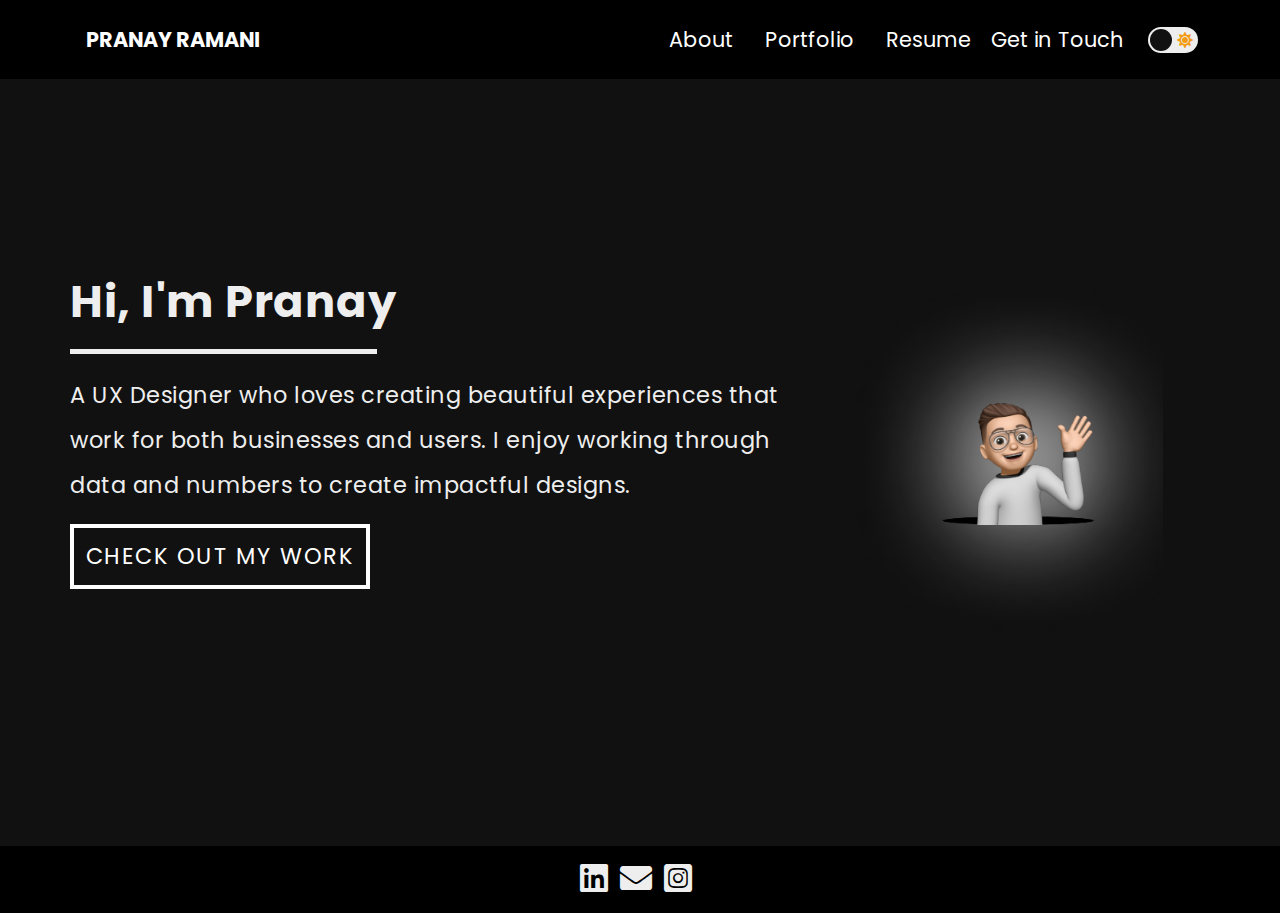
<file: index.html>
<html lang="en">
  <head>
    <!-- Required meta tags -->
    <meta charset="utf-8" />
    <meta name="viewport" content="width=device-width, initial-scale=1" />

    <!-- Bootstrap CSS -->
    <link
      href="./dist/css/bootstrap.min.css"
      rel="stylesheet"
    />
    <link
      href="./dist/css/bootstrap.rtl.min.css.map"
      rel="stylesheet"
    />

    <!-- Dark Mode CSS -->
    <link rel="stylesheet" href="./css/dark-mode.css" />

    <!-- Mobile CSS -->
    <link rel="stylesheet" href="./css/mobile.css" />

    <!-- Fontawesome CSS -->
    <link
      href="https://cdnjs.cloudflare.com/ajax/libs/font-awesome/5.15.4/css/all.min.css"
      rel="stylesheet"
    />

    <!-- Custom CSS -->
    <style>
      @media screen and (max-width: 728px) {
        .survey{
          display: flex;
          justify-content: center;
          align-items: center;
          margin-bottom: 4%;
        }
      .survey img {
        width: 50% !important;
        float: center;
        margin-bottom: 14%;
        border-bottom: 2px solid #eee;
      }
    }
    </style>
    <link rel="stylesheet" href="./css/main.css" />

    <title>Pranay Ramani | UI/UX Designer</title>
  </head>

  <body>
    <!-- Navbar -->
    <nav class="navbar fixed-top py-3 navbar-expand-lg" style="background-color:black;">
      <div class="container">
        <a class="nav-brand text-white text-decoration-none ps-1" href="#"
          ><strong>PRANAY RAMANI</strong></a
        >
        <button
          class="navbar-toggler"
          type="button"
          data-bs-toggle="collapse"
          data-bs-target="#navbarNav"
          aria-controls="navbarNav"
          aria-expanded="false"
          aria-label="Toggle navigation"
        >
          <span class="navbar-toggler-icon"></span>
        </button>
        <div class="collapse navbar-collapse" id="navbarNav">
          <ul class="navbar-nav ms-auto mb-2 mb-lg-0">
            <li class="nav-item">
              <a
                class="nav-link text-white pe-3"
                aria-current="page"
                href="#intro-container"
                >About</a
              >
            </li>
            <li class="nav-item">
              <a class="nav-link text-white px-3" href="portfolio.html">Portfolio</a>
            </li>
            <li class="nav-item">
              <a
                class="nav-link text-white px-3"
                href="https://bit.ly/2UxLRAr"
                target="_blank"
                >Resume</a
              >
            </li>
            <li class="nav-item">
              <a class="nav-link text-white ps-1" href="#contact">Get in Touch</a>
            </li>
          </ul>
        </div>
        <div class="dark-mode-btn ms-3">
          <input type="checkbox" class="checkbox" id="checkbox" />
          <label for="checkbox" class="checkbox-label">
            <i class="fas fa-moon"></i><i class="fas fa-sun"></i>

            <span class="ball"></span>
          </label>
        </div>
      </div>
    </nav>

    <!-- Introduction -->
    <div id="intro-container">
      <div class="container ps-0">
        <div class="col">

          <div class="row survey">
            <div class="col">
            <h1 id="intro">
              <strong class="intro-text">Hi, I'm Pranay </strong>
            </h1>
            
            <p class="about-text pt-3">
              A UX Designer who loves creating beautiful experiences that work
              for both businesses and users. I enjoy working through data and
              numbers to create impactful designs.
            </p>

            <a
              href="portfolio.html"
              class="text-decoration-none work-btn my-1 d-flex justify-content-center align-items-center text-white"
            >
              CHECK OUT MY WORK
            </a>
            
          </div>
          <img src="./images/Hero-Bitmoji.png" alt=""style="width: 30%;margin-right:3%">
        </div>

        </div>
      </div>
    </div>

    <!-- Featured Projects -->
      <!-- <div id="projects" class="container scroll-element mt-150">
        <div class="d-flex">
          <div class="line-block"></div>
          <div class="headline-text">Featured Projects</div>
        </div>

        <div class="row breath">
          <div
            class="col-12 ps-0 col-md-6 d-flex justify-content-center align-items-center"
          >
            <div>
              <p class="mb-0">LEAD UI/UX DESIGNER</p>
              <p class="pe-5 company">
                <strong> Tata Institute Of Social Sciences</strong>
              </p>
              <a style="text-decoration: none; color: inherit" href="tissedu.html">
                <div
                  class="mb-5 d-inline-block work-btn-cs d-flex justify-content-center align-items-center"
                >
                  VIEW CASE STUDY
                </div>
              </a>
            </div>
          </div>
          <div class="-col-12 col-md-6 ps-pe-0">
            <img src="./images/tiss.png" alt="" class="img-fluid" />
          </div>
        </div>
        <div class="row breath">

          <div class="col-12 col-md-6 d-none d-md-block">
            <img src="./images/go_camel.png" alt="" class="img-fluid" />
          </div>
          <div class="col-md-1"></div>

          <div
          class="col-12 ps-0 col-md-5 d-flex justify-content-end align-items-center"
        >
          <div>
            <p class="mb-0 role">LEAD UI/UX DESIGNER</p>
            <p class="pe-5 company">
              <strong> GoCamle - The Camera Renting App</strong>
            </p>
            <a style="text-decoration: none; color: inherit" href="#">
              <div
                class="mb-5 d-inline-block work-btn-cs d-flex justify-content-center align-items-center"
              >
                VIEW CASE STUDY
              </div>
            </a>
          </div>
        </div>

          <div class="col-12 col-md-6 ps-pe-0 d-block d-md-none">
            <img src="./images/go_camel.png" alt="" class="img-fluid" />
          </div>
        
        </div>
        <div class="row breath">
          <div
            class="col-12 ps-0 col-md-6 d-flex justify-content-center align-items-center"
          >
            <div>
              <p class="mb-0">UI/UX DESIGNER</p>
              <p class="pe-5 company">
                <strong>Aditya Birla Memorial Hospital</strong>
              </p>
              <a style="text-decoration: none; color: inherit" href="#">
                <div
                  class="mb-5 d-inline-block work-btn-cs d-flex justify-content-center align-items-center"
                >
                  VIEW CASE STUDY
                </div>
              </a>
            </div>
          </div>
          <div class="-col-12 col-md-6 ps-pe-0">
            <img src="./images/Mask_Group_7@2x.png" alt="" class="img-fluid" />
          </div>
        </div>
        <div class="row breath">

          <div class="col-12 col-md-6 d-none d-md-block">
            <img src="./images/immunomate.png" alt="" class="img-fluid" />
          </div>
          <div class="col-md-1"></div>

          <div
          class="col-12 ps-0 col-md-5 d-flex justify-content-end align-items-center"
        >
          <div>
            <p class="mb-0 role">LEAD UI/UX DESIGNER</p>
            <p class="pe-5 company">
              <strong>Immunomate - Your Family Health Partner</strong>
            </p>
            <a style="text-decoration: none; color: inherit" href="#">
              <div
                class="mb-5 d-inline-block work-btn-cs d-flex justify-content-center align-items-center"
              >
                VIEW CASE STUDY
              </div>
            </a>
          </div>
        </div>

          <div class="col-12 col-md-6 ps-pe-0 d-block d-md-none">
            <img src="./images/immunomate.png" alt="" class="img-fluid" />
          </div>
        
        </div>

        <div class="row breath">
          <div
            class="col-12 ps-0 col-md-6 d-flex justify-content-center align-items-center"
          >
            <div>
              <p class="mb-0">LEAD UI/UX DESIGNER</p>
              <p class="pe-5 company">
                <strong>VBB Legal - A Legal Consultancy Firm</strong>
              </p>
              <a style="text-decoration: none; color: inherit" href="#">
                <div
                  class="mb-5 d-inline-block work-btn-cs d-flex justify-content-center align-items-center"
                >
                  VIEW CASE STUDY
                </div>
              </a>
            </div>
          </div>
          <div class="-col-12 col-md-6 ps-pe-0">
            <img src="./images/Mask_Group_8@2x.png" alt="" class="img-fluid" />
          </div>
        </div>
      </div> -->

    <!-- Other Projects -->
    <!-- <div id="otherWork" class="container scroll-element">
      <div class="d-flex breath">
        <div class="line-block"></div>
        <div class="headline-text">Other Works</div>
      </div>

      <div class="row d-flex justify-content-between">
        <div class="col-12 col-md-5">
          <a href="https://earthbased.store/" target="_blank">
          <img src="./images/ecom.png" alt="" class="img-fluid" />
        </a>
          <br />
          <p class="text-center company-small mt-3 mt-md-4">
            <strong>Earthbase - Plant Community</strong>
          </p>
        </div>
        <div class="col-12 col-md-5">
          <a href="http://alum.tiss.edu/" target="_blank">
          <img src="./images/alumni.png" alt="" class="img-fluid" />
        </a>
          <br />
          <p class="text-center company-small mt-3 mt-md-4">
            <strong>TISSquad - Alums for TISS</strong>
          </p>
        </div>
      </div>
      <div class="row justify-content-between">
        <div class="col-12 col-md-5">
          <a href="http://alum.tiss.edu/" target="_blank">
          <img src="./images/Mask_Group_11@2x.png" alt="" class="img-fluid" />
        </a>
          <br />
          <p class="text-center company-small mt-3 mt-md-4">
            <strong>TISS Photo Gallery</strong>
          </p>
        </div>
        <div class="col-12 col-md-5 ">
          <a href="http://ifrc.tiss.edu/" target="_blank">
          <img src="./images/ifrc.png" alt="" class="img-fluid" />
        </a>
          <br />
          <p class="text-center company-small mt-3 mt-md-4">
            <strong>IFRC - TISS Website</strong>
          </p>
        </div>
      </div>
    </div> -->



    <!-- Contact -->
    <!-- <div id="otherWork" class="container scroll-element">
      <div class="d-flex mt-150 mb-100 mt-sm-100 mb-sm-50">
        <div class="line-block"></div>
        <div class="headline-text">Contact</div>
      </div>

      <div>
        <p class="get-in-touch" >
          GET IN TOUCH
        </p>
        <p class="mail">ramanipranay@gmail.com</p>
        <p class="contact-text">
          By innovating the social product area, I hope to advance my career.
          Get in touch for collaborations.
        </p>
      </div>
    </div> -->
    <div class="text-center p-3"style="width:100%; background-color:black;">
      <div class="">
        <a
          href="https://www.linkedin.com/in/pranay-ramani/"
          target="_blank"
          ><i
            class="fab font-awe fa-linkedin me-2"
            style="font-size: 2rem; color: #eee"
            ></i
            ></a>
            
            <a href="mailto:ramanipranay@gmail.com"
            ><i
            class="fas font-awe fa-envelope me-2"
            style="font-size: 2rem; color: #eee"
            ></i
            ></a>
            
            <a href="https://www.instagram.com/pranay.ramani/" target="_blank"
            ><i
            class="fab font-awe fa-instagram-square me-2"
            style="font-size: 2rem; color: #eee"
          ></i
        ></a>
      </div>
    </div>
    <!-- Bootstrap Dark Mode JS -->
    <script src="./javascript/dark-mode-switch.min.js"></script>
    <script src = "./dist/js/bootstrap.bundle.min.js"></script>
    <script src = "./dist/js/bootstrap.bundle.min.js.map"></script>

    <!-- Bootstrap JS -->
    <script src="https://cdn.jsdelivr.net/npm/bootstrap@5.1.3/dist/js/bootstrap.bundle.min.js"></script>
  </body>
</html>
</file>
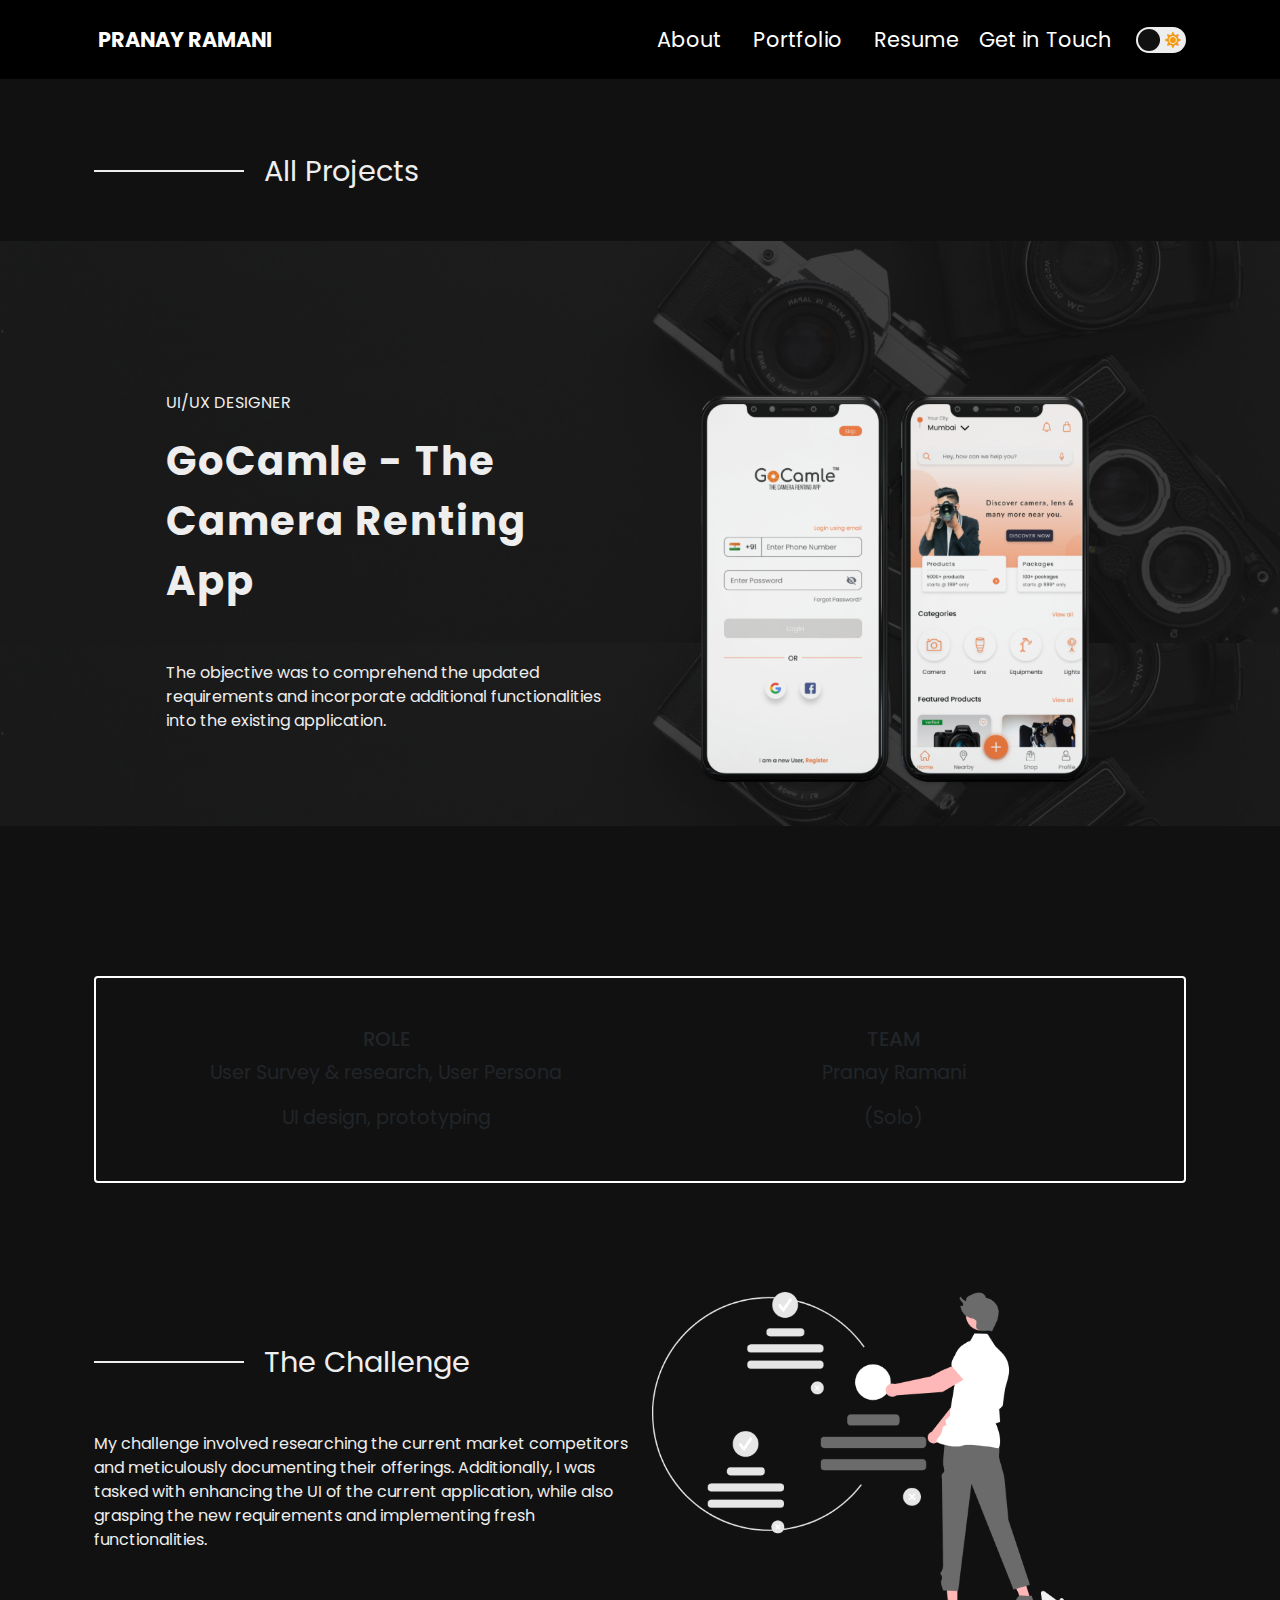
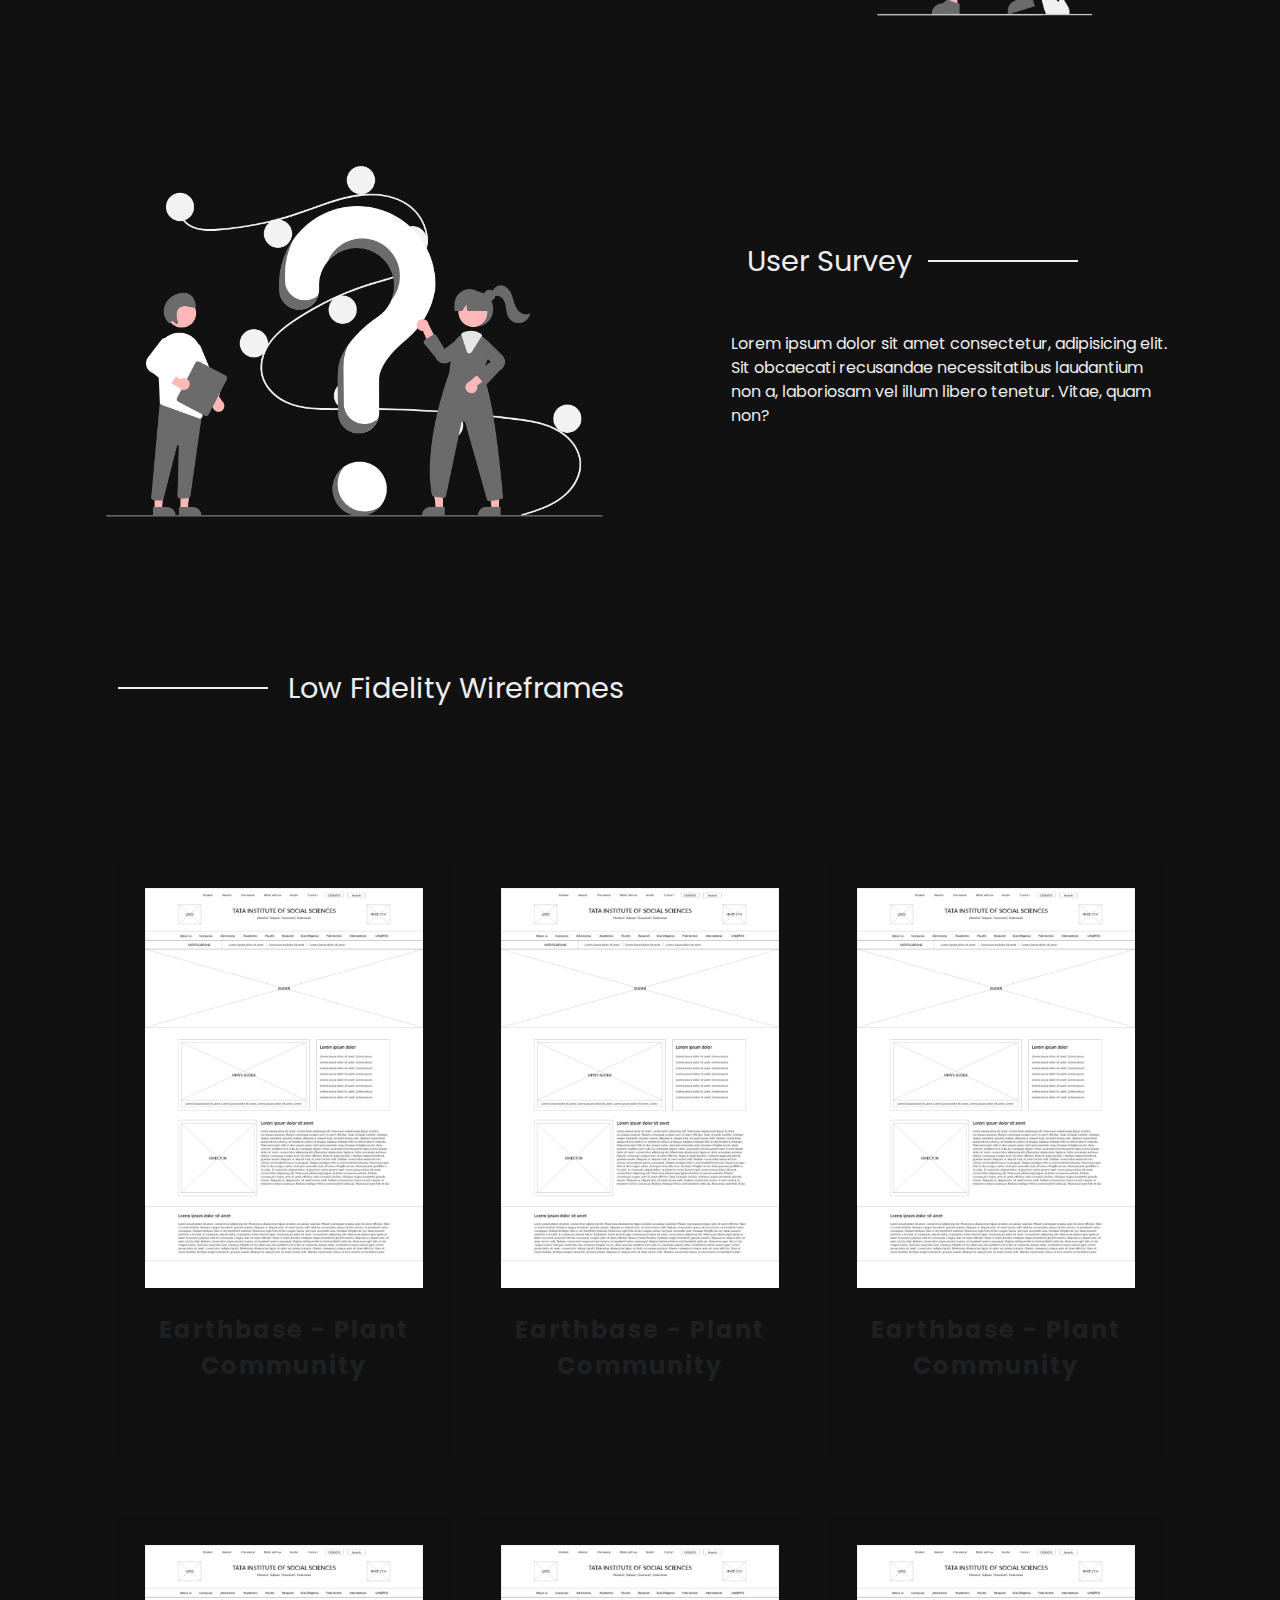
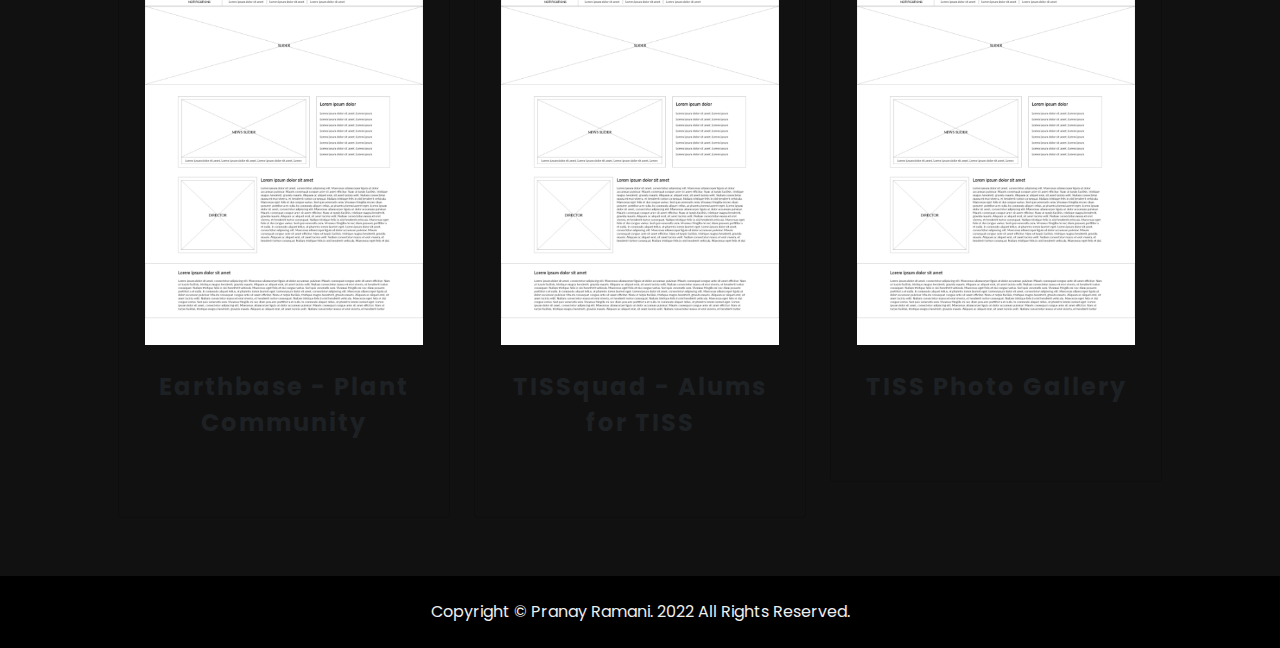
<file: gocamel.html>
<html lang="en">
  <head>
    <!-- Required meta tags -->
    <meta charset="utf-8" />
    <meta name="viewport" content="width=device-width, initial-scale=1" />

    <!-- Bootstrap CSS -->
    <link
      href="https://cdn.jsdelivr.net/npm/bootstrap@5.1.3/dist/css/bootstrap.min.css"
      rel="stylesheet"
    />
    <link
    href="./dist/css/bootstrap.min.css"
    rel="stylesheet"
  />
  <link
    href="./dist/css/bootstrap.rtl.min.css.map"
    rel="stylesheet"
  />

<style>
    .tiss_banner_page{
        width: 100%;
        /* background-color: beige; */
        background-image: url('./images/GoCamle-BG\ 1.png');
        background-size: contain;
        height: 65vh;
        display: flex;
        flex-direction: row;
    }
    .tiss_textual_data{
        width: 100%;
        display: flex;
        flex-direction: row;
        /* background-color:coral; */
        height: 70vh;
    }
    .tiss_image_data{
        width: 100%;
        /* background-color: rgb(187, 138, 102); */
    }

    .tiss_image_data img{
      width: 80%;
    }
    .card {
      background: transparent;
      padding: 3%;
      font-size: larger;    
      margin-bottom: 10%;  
    }
</style>
    <!-- Dark Mode CSS -->
    <link rel="stylesheet" href="./css/dark-mode.css" />

    <!-- Mobile CSS -->
    <link rel="stylesheet" href="./css/mobile.css" />

    <!-- Fontawesome CSS -->
    <link
      href="https://cdnjs.cloudflare.com/ajax/libs/font-awesome/5.15.4/css/all.min.css"
      rel="stylesheet"
    />

    <!-- Custom CSS -->
    <link rel="stylesheet" href="./css/main.css" />

    <title>Pranay Ramani | UI/UX Designer</title>
  </head>

  <body>
    <!-- Navbar -->
    <nav class="navbar fixed-top py-3 navbar-expand-lg" style="background-color:black;">
      <div class="container">
        <a class="nav-brand text-white text-decoration-none ps-1" href="index.html"
          ><strong>PRANAY RAMANI</strong></a
        >
        <button
          class="navbar-toggler"
          type="button"
          data-bs-toggle="collapse"
          data-bs-target="#navbarNav"
          aria-controls="navbarNav"
          aria-expanded="false"
          aria-label="Toggle navigation"
        >
          <span class="navbar-toggler-icon"></span>
        </button>
        <div class="collapse navbar-collapse" id="navbarNav">
          <ul class="navbar-nav ms-auto mb-2 mb-lg-0">
            <li class="nav-item">
              <a
                class="nav-link text-white pe-3"
                aria-current="page"
                href="#intro-container"
                >About</a
              >
            </li>
            <li class="nav-item">
              <a class="nav-link text-white px-3" href="#projects">Portfolio</a>
            </li>
            <li class="nav-item">
              <a
                class="nav-link text-white px-3"
                href="https://bit.ly/2UxLRAr"
                target="_blank"
                >Resume</a
              >
            </li>
            <li class="nav-item">
              <a class="nav-link text-white ps-1" href="#contact">Get in Touch</a>
            </li>
          </ul>
        </div>
        <div class="dark-mode-btn ms-3">
          <input type="checkbox" class="checkbox" id="checkbox" />
          <label for="checkbox" class="checkbox-label">
            <i class="fas fa-moon"></i><i class="fas fa-sun"></i>

            <span class="ball"></span>
          </label>
        </div>
      </div>
    </nav>
    <div id="projects" class="container scroll-element mt-150">
          <a style="text-decoration: none; color: inherit" href="portfolio.html">
            <div class="d-flex">
              <div class="line-block"></div>
              <div class="headline-text mb-5">All Projects</div>
            </div>
            </a>
            </div>
            <div class="tiss_banner_page">
            <div id="projects" class="container scroll-element mt-150">
        <div class="tiss_textual_data">
            <div id="projects" class="container scroll-element mx-5">
              <p class="">UI/UX DESIGNER</p>
            <p class="pe-5 company">
              <strong>GoCamle - The Camera Renting App</strong>
            </p>
          </p>
          <p>
            The objective was to comprehend the updated requirements and incorporate additional functionalities into the existing application.
          </p>
          <a style="text-decoration: none; color: inherit" href="tissedu.html">
          <!-- <div class="mb-5 mt-5 d-inline-block work-btn-cs d-flex justify-content-center align-items-center" >
                        Visit Site
                    </div> -->
                  </a>
                </div>
                <div class="tiss_image_data">
                  <img src="./images/GoCamle-Image.png" alt="">
                </div>
              </div>
        </div>
        </div>
        <div id="projects" class="container scroll-element mt-150">
        <div class="row breath">
          <div class="card" style="border: 2px solid #fff;">
            <div class="card-body">
              <div class="row">
                <div class="col-md-6 text-center">
                  <h5 class="card-title">ROLE</h5>
                  <p class="card-text">User Survey & research, User Persona</p>
                  <p class="card-text">UI design, prototyping</p>
                </div>
                <div class="col-md-6 text-center">
                  <h5 class="card-title">TEAM</h5>
                  <p class="card-text">Pranay Ramani</p>
                  <p class="card-text">(Solo)</p>
                </div>
              </div>
            </div>
          </div>
            <div
              class="col-12 ps-0 col-md-6 d-flex justify-content-center align-items-center" >
              <div>
                <div class="d-flex">
                    <div class="line-block"></div>
                    <div class="headline-text">The Challenge</div>
                  </div>
                
                  
                  <p class="mt-5">
                    My challenge involved researching the current market competitors and meticulously documenting their offerings. Additionally, I was tasked with enhancing the UI of the current application, while also grasping the new requirements and implementing fresh functionalities.
                  </p>
              </div>
            </div>
            <div class="-col-12 col-md-6 ps-pe-0">
              <img src="./images/The_Challenge.png" alt="" class="img-fluid" />
            </div>
          </div>
          <div class="row breath">

            <div class="col-12 col-md-6 d-none d-md-block">
              <img src="./images/User_Survey.png" alt="" class="img-fluid" />
            </div>
            <div class="col-md-1"></div>
    
            <div
            class="col-12 ps-0 col-md-5 d-flex justify-content-end align-items-center"
          >
            <div>
                <div class="d-flex">
                    <div class="headline-text mx-3"> User Survey</div>
                    <div class="line-block"></div>
                  </div>
              <a style="text-decoration: none; color: inherit" href="#">
                <p class="mt-5">Lorem ipsum dolor sit amet consectetur, adipisicing elit. Sit obcaecati recusandae necessitatibus laudantium non a, laboriosam vel illum libero tenetur. Vitae, quam non?</p>
              </a>
            </div>
          </div>
    
            <div class="col-12 col-md-6 ps-pe-0 d-block d-md-none">
              <img src="./images/go_camel.png" alt="" class="img-fluid" />
            </div>
          
          </div>
         

          <div id="otherWork" class="container scroll-element">
            <div class="d-flex breath">
              <div class="line-block"></div>
              <div class="headline-text">Low Fidelity Wireframes</div>
            </div>
      
            <div class="row justify-content-between">
              <div class="col-12 col-md-4 mb-4">
                <div class="card">
                  <div class="card-body">
                    <a href="https://earthbased.store/" target="_blank">
                      <img src="./images/LOWFI-1.png" alt="" class="img-fluid" />
                    </a>
                    <br />
                    <p class="text-center company-small mt-3 mt-md-4">
                      <strong>Earthbase - Plant Community</strong>
                    </p>
                  </div>
                </div>
              </div>
              <div class="col-12 col-md-4 mb-4">
                <div class="card">
                  <div class="card-body">
                    <a href="https://earthbased.store/" target="_blank">
                      <img src="./images/LOWFI-1.png" alt="" class="img-fluid" />
                    </a>
                    <br />
                    <p class="text-center company-small mt-3 mt-md-4">
                      <strong>Earthbase - Plant Community</strong>
                    </p>
                  </div>
                </div>
              </div>
              <div class="col-12 col-md-4 mb-4">
                <div class="card">
                  <div class="card-body">
                    <a href="https://earthbased.store/" target="_blank">
                      <img src="./images/LOWFI-1.png" alt="" class="img-fluid" />
                    </a>
                    <br />
                    <p class="text-center company-small mt-3 mt-md-4">
                      <strong>Earthbase - Plant Community</strong>
                    </p>
                  </div>
                </div>
              </div>
              <div class="col-12 col-md-4 mb-4">
                <div class="card">
                  <div class="card-body">
                    <a href="https://earthbased.store/" target="_blank">
                      <img src="./images/LOWFI-1.png" alt="" class="img-fluid" />
                    </a>
                    <br />
                    <p class="text-center company-small mt-3 mt-md-4">
                      <strong>Earthbase - Plant Community</strong>
                    </p>
                  </div>
                </div>
              </div>
              <div class="col-12 col-md-4 mb-4">
                <div class="card">
                  <div class="card-body">
                    <a href="http://alum.tiss.edu/" target="_blank">
                      <img src="./images/LOWFI-1.png" alt="" class="img-fluid" />
                    </a>
                    <br />
                    <p class="text-center company-small mt-3 mt-md-4">
                      <strong>TISSquad - Alums for TISS</strong>
                    </p>
                  </div>
                </div>
              </div>
              <div class="col-12 col-md-4 mb-4">
                <div class="card">
                  <div class="card-body">
                    <a href="http://alum.tiss.edu/" target="_blank">
                      <img src="./images/LOWFI-1.png" alt="" class="img-fluid" />
                    </a>
                    <br />
                    <p class="text-center company-small mt-3 mt-md-4">
                      <strong>TISS Photo Gallery</strong>
                    </p>
                  </div>
                </div>
              </div>
            </div>

          </div>
      
    

    </div>
        
    <div class="text-center p-4"style="width:100%; background-color:black;">
        Copyright © Pranay Ramani. 2022 All Rights Reserved.
      </div>
</file>
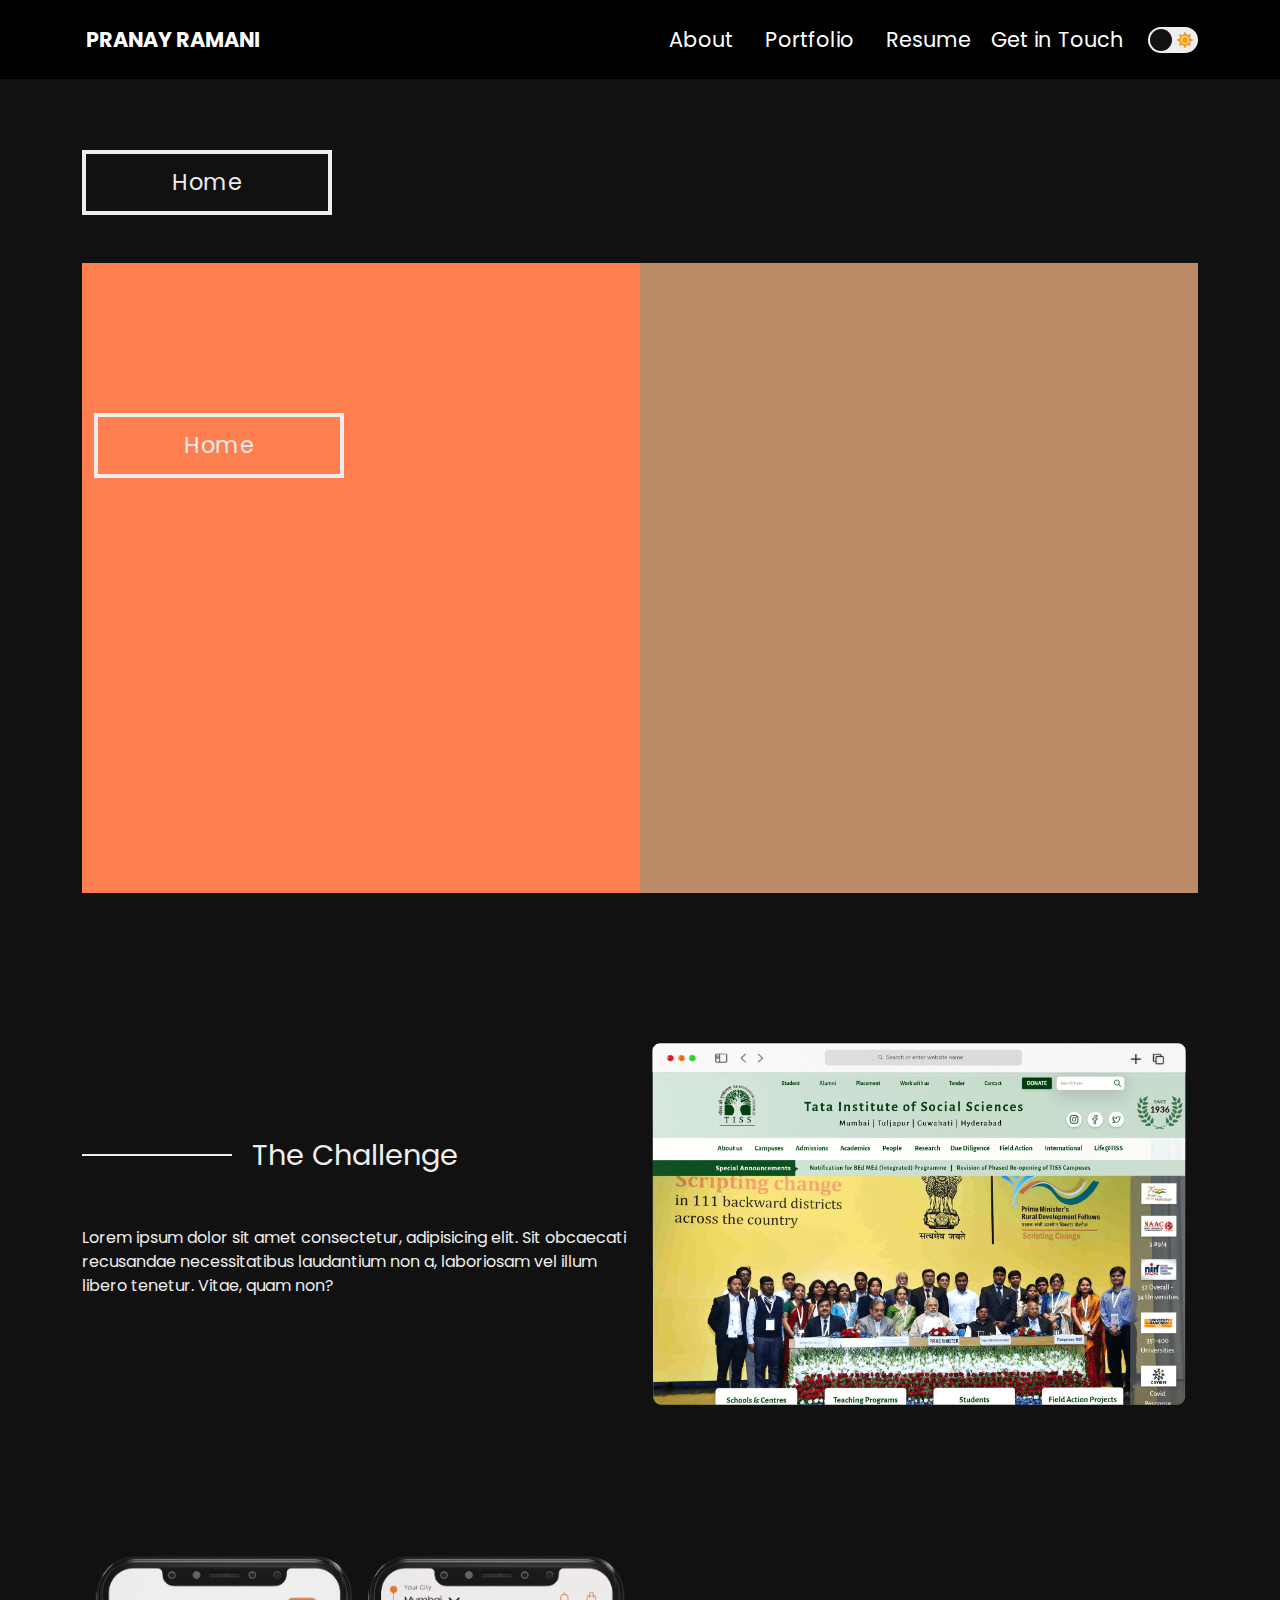
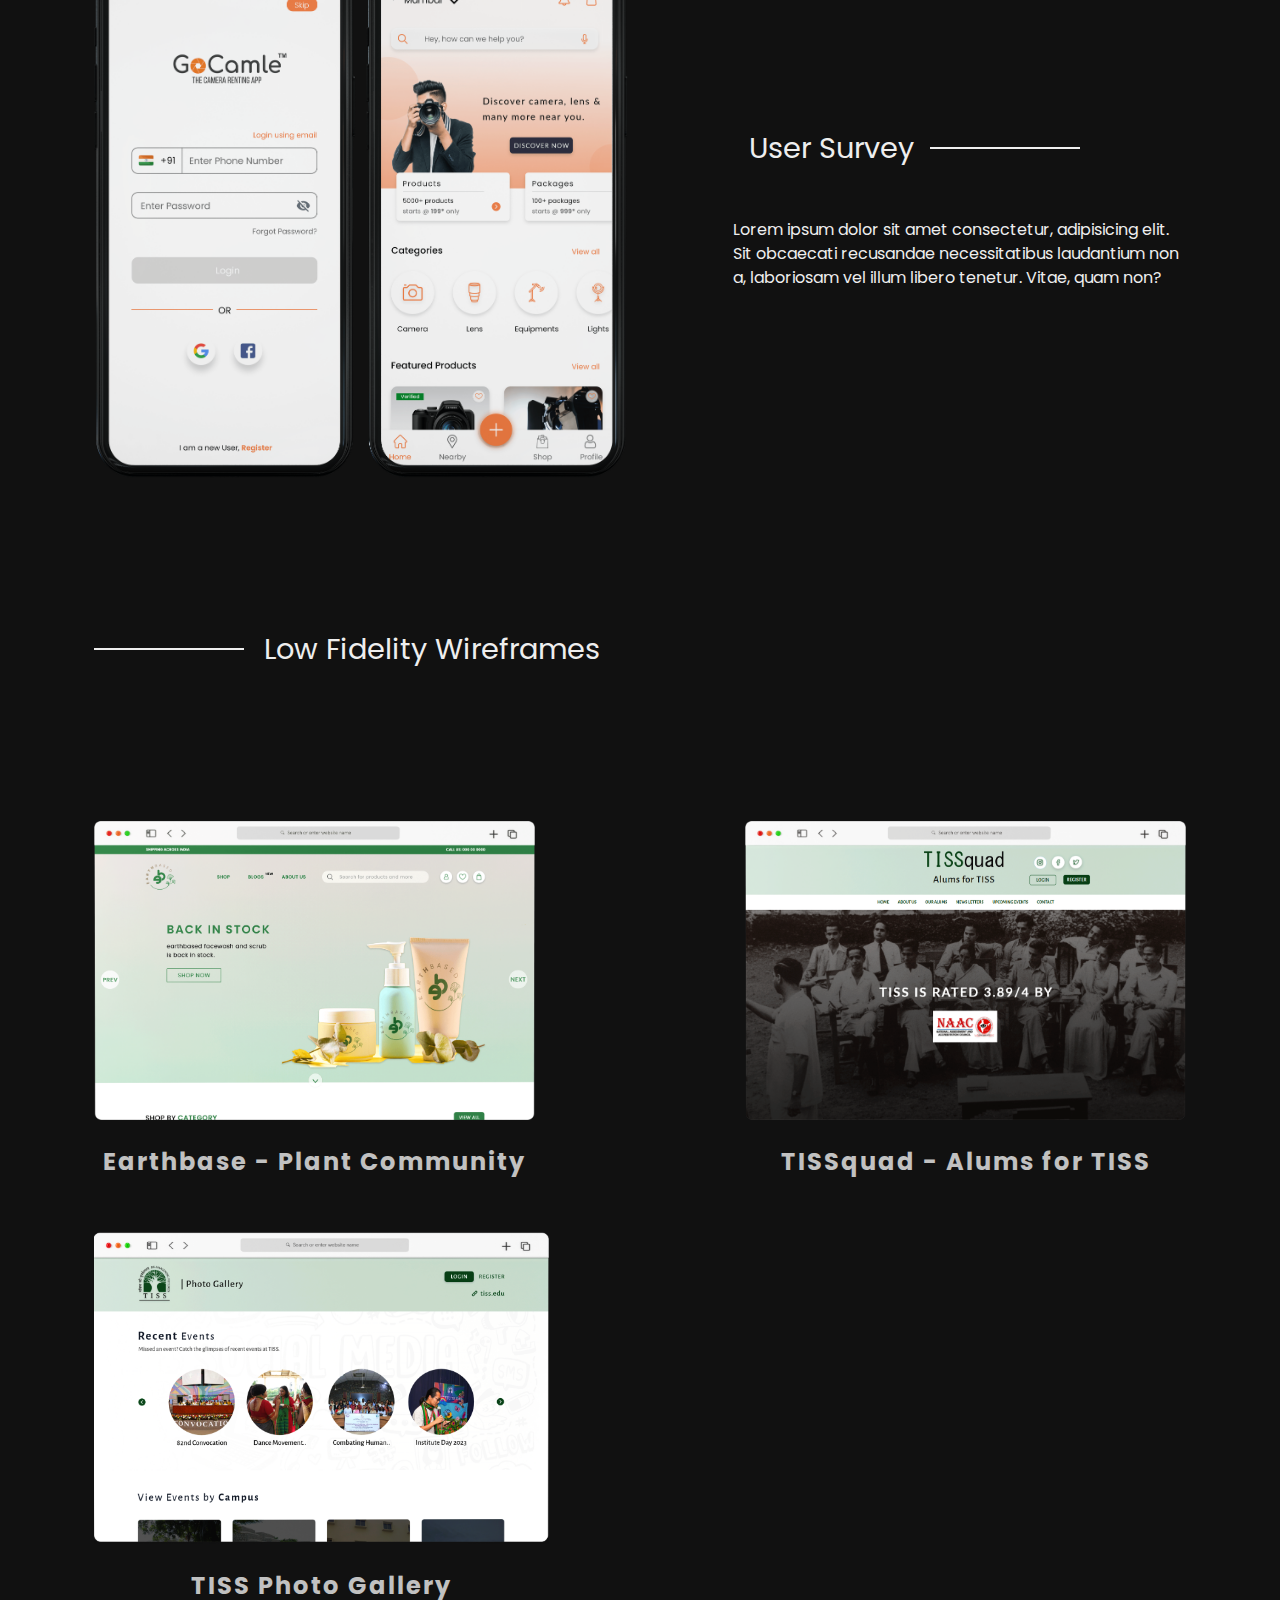
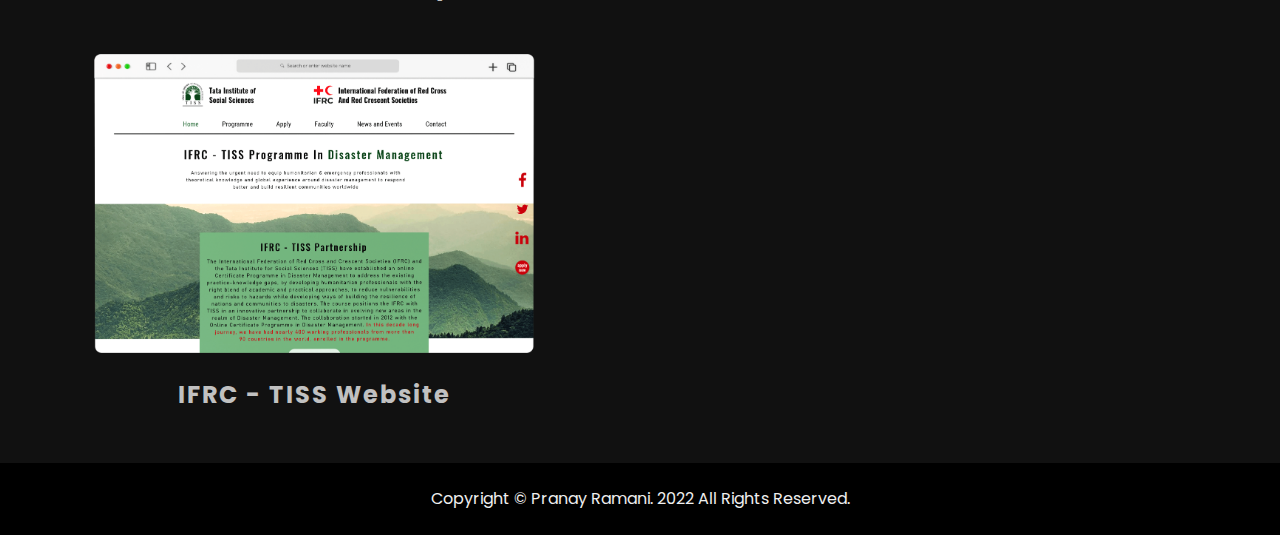
<file: immunoate.html>
<html lang="en">
  <head>
    <!-- Required meta tags -->
    <meta charset="utf-8" />
    <meta name="viewport" content="width=device-width, initial-scale=1" />

    <!-- Bootstrap CSS -->
    <link
      href="https://cdn.jsdelivr.net/npm/bootstrap@5.1.3/dist/css/bootstrap.min.css"
      rel="stylesheet"
    />
<style>
    .tiss_banner_page{
        width: 100%;
        background-color: beige;
        height: 70vh;
        display: flex;
        flex-direction: row;
    }
    .tiss_textual_data{
        width: 50%;
        background-color:coral;
        height: 70vh;
    }
    .tiss_image_data{
        width: 50%;
        background-color: rgb(187, 138, 102);
        height: 70vh;
    }
</style>
    <!-- Dark Mode CSS -->
    <link rel="stylesheet" href="./css/dark-mode.css" />

    <!-- Mobile CSS -->
    <link rel="stylesheet" href="./css/mobile.css" />

    <!-- Fontawesome CSS -->
    <link
      href="https://cdnjs.cloudflare.com/ajax/libs/font-awesome/5.15.4/css/all.min.css"
      rel="stylesheet"
    />

    <!-- Custom CSS -->
    <link rel="stylesheet" href="./css/main.css" />

    <title>Pranay Ramani | UI/UX Designer</title>
  </head>

  <body>
    <!-- Navbar -->
    <nav class="navbar fixed-top py-3 navbar-expand-lg" style="background-color:black;">
      <div class="container">
        <a class="nav-brand text-white text-decoration-none ps-1" href="/"
          ><strong>PRANAY RAMANI</strong></a
        >
        <button
          class="navbar-toggler"
          type="button"
          data-bs-toggle="collapse"
          data-bs-target="#navbarNav"
          aria-controls="navbarNav"
          aria-expanded="false"
          aria-label="Toggle navigation"
        >
          <span class="navbar-toggler-icon"></span>
        </button>
        <div class="collapse navbar-collapse" id="navbarNav">
          <ul class="navbar-nav ms-auto mb-2 mb-lg-0">
            <li class="nav-item">
              <a
                class="nav-link text-white pe-3"
                aria-current="page"
                href="#intro-container"
                >About</a
              >
            </li>
            <li class="nav-item">
              <a class="nav-link text-white px-3" href="#projects">Portfolio</a>
            </li>
            <li class="nav-item">
              <a
                class="nav-link text-white px-3"
                href="https://bit.ly/2UxLRAr"
                target="_blank"
                >Resume</a
              >
            </li>
            <li class="nav-item">
              <a class="nav-link text-white ps-1" href="#contact">Get in Touch</a>
            </li>
          </ul>
        </div>
        <div class="dark-mode-btn ms-3">
          <input type="checkbox" class="checkbox" id="checkbox" />
          <label for="checkbox" class="checkbox-label">
            <i class="fas fa-moon"></i><i class="fas fa-sun"></i>

            <span class="ball"></span>
          </label>
        </div>
      </div>
    </nav>
    <div id="projects" class="container scroll-element mt-150">
          <a style="text-decoration: none; color: inherit" href="tissedu.html">
            <div class="mb-5 d-inline-block work-btn-cs d-flex justify-content-center align-items-center" >
                Home
            </div>
            </a>
            
            
            <div class="tiss_banner_page">
        <div class="tiss_textual_data">
            <div id="projects" class="container scroll-element mt-150">
                <a style="text-decoration: none; color: inherit" href="tissedu.html">
                    <div class="mb-5 d-inline-block work-btn-cs d-flex justify-content-center align-items-center" >
                        Home
                    </div>
                  </a>
                </div>
            </div>
            <div class="tiss_image_data"></div>
        </div>
        <div class="row breath">
            <div
              class="col-12 ps-0 col-md-6 d-flex justify-content-center align-items-center"
            >
              <div>
                <div class="d-flex">
                    <div class="line-block"></div>
                    <div class="headline-text">The Challenge</div>
                  </div>
                <a style="text-decoration: none; color: inherit" href="tissedu.html">
                  <p class="mt-5">Lorem ipsum dolor sit amet consectetur, adipisicing elit. Sit obcaecati recusandae necessitatibus laudantium non a, laboriosam vel illum libero tenetur. Vitae, quam non?</p>
                </a>
              </div>
            </div>
            <div class="-col-12 col-md-6 ps-pe-0">
              <img src="./images/tiss.png" alt="" class="img-fluid" />
            </div>
          </div>
          <div class="row breath">

            <div class="col-12 col-md-6 d-none d-md-block">
              <img src="./images/go_camel.png" alt="" class="img-fluid" />
            </div>
            <div class="col-md-1"></div>
    
            <div
            class="col-12 ps-0 col-md-5 d-flex justify-content-end align-items-center"
          >
            <div>
                <div class="d-flex">
                    <div class="headline-text mx-3"> User Survey</div>
                    <div class="line-block"></div>
                  </div>
              <a style="text-decoration: none; color: inherit" href="#">
                <p class="mt-5">Lorem ipsum dolor sit amet consectetur, adipisicing elit. Sit obcaecati recusandae necessitatibus laudantium non a, laboriosam vel illum libero tenetur. Vitae, quam non?</p>
              </a>
            </div>
          </div>
    
            <div class="col-12 col-md-6 ps-pe-0 d-block d-md-none">
              <img src="./images/go_camel.png" alt="" class="img-fluid" />
            </div>
          
          </div>
         

          <div id="otherWork" class="container scroll-element">
            <div class="d-flex breath">
              <div class="line-block"></div>
              <div class="headline-text">Low Fidelity Wireframes</div>
            </div>
      
            <div class="row d-flex justify-content-between">
              <div class="col-6 col-md-5">
                <a href="https://earthbased.store/" target="_blank">
                <img src="./images/ecom.png" alt="" class="img-fluid" />
              </a>
                <br />
                <p class="text-center company-small mt-3 mt-md-4">
                  <strong>Earthbase - Plant Community</strong>
                </p>
              </div>
              <div class="col-6 col-md-5">
                <a href="http://alum.tiss.edu/" target="_blank">
                <img src="./images/alumni.png" alt="" class="img-fluid" />
              </a>
                <br />
                <p class="text-center company-small mt-3 mt-md-4">
                  <strong>TISSquad - Alums for TISS</strong>
                </p>    
              </div>
            </div>
            <div class="col-6 col-md-5">
              <a href="http://alum.tiss.edu/" target="_blank">
              <img src="./images/Mask_Group_11@2x.png" alt="" class="img-fluid" />
            </a>
              <br />
              <p class="text-center company-small mt-3 mt-md-4">
                <strong>TISS Photo Gallery</strong>
              </p>
            </div>
            <div class="row justify-content-between">
              <div class="col-12 col-md-5 ">
                <a href="http://ifrc.tiss.edu/" target="_blank">
                <img src="./images/ifrc.png" alt="" class="img-fluid" />
              </a>
                <br />
                <p class="text-center company-small mt-3 mt-md-4">
                  <strong>IFRC - TISS Website</strong>
                </p>
              </div>
            </div>
          </div>
      
    

    </div>
        
    <div class="text-center p-4"style="width:100%; background-color:black;">
        Copyright © Pranay Ramani. 2022 All Rights Reserved.
      </div>
</file>
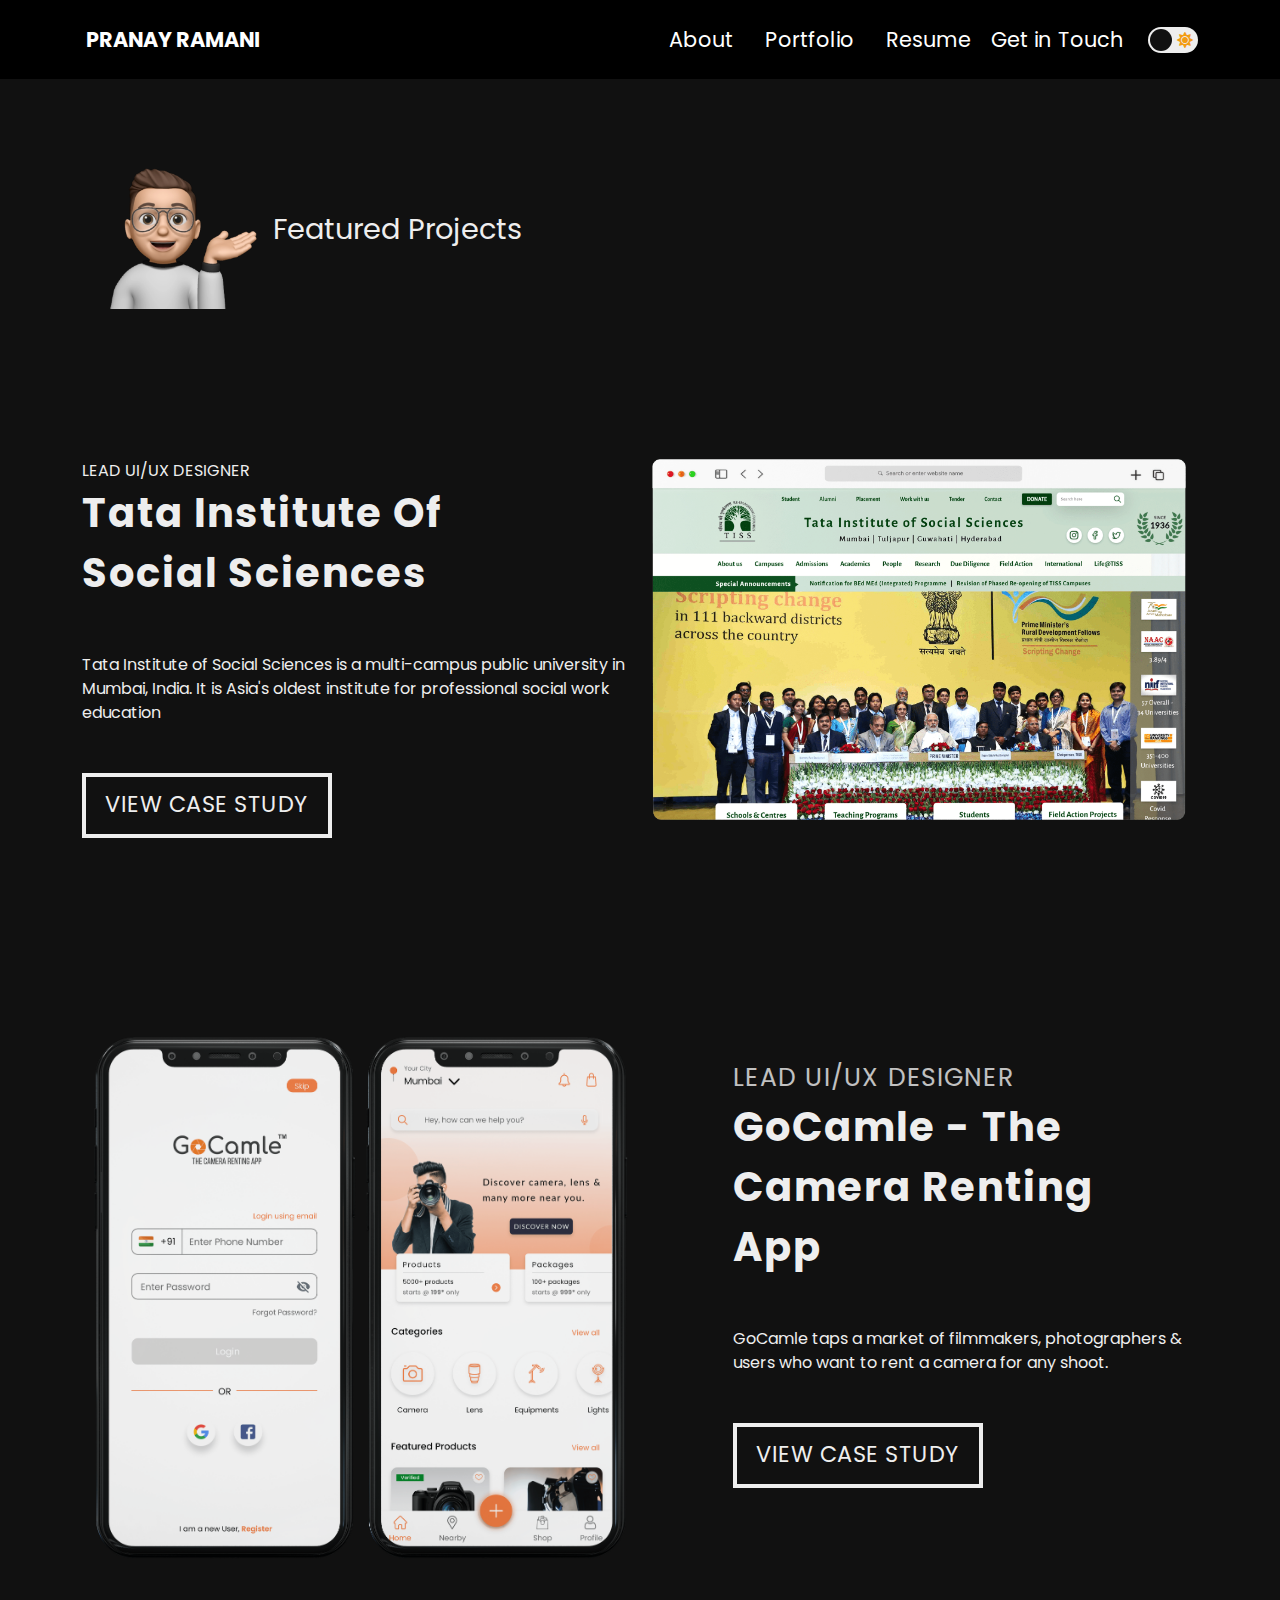
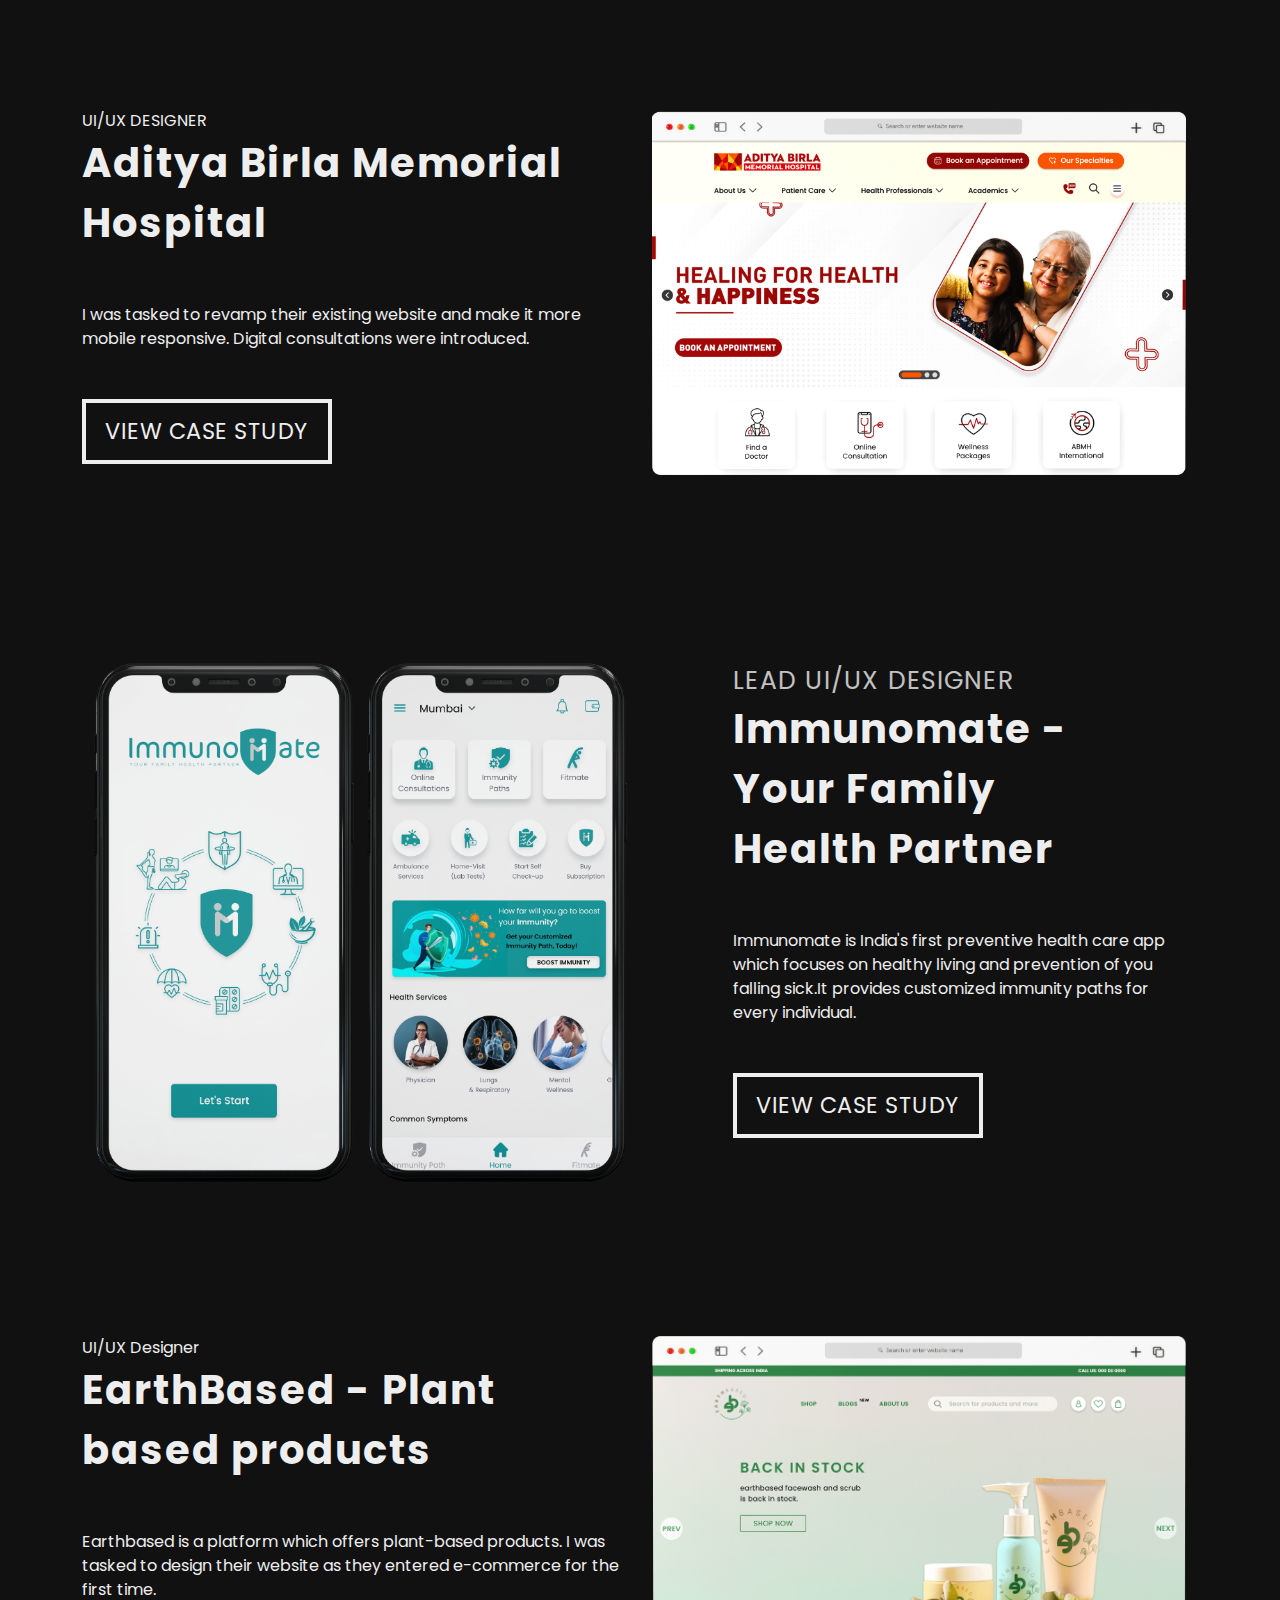
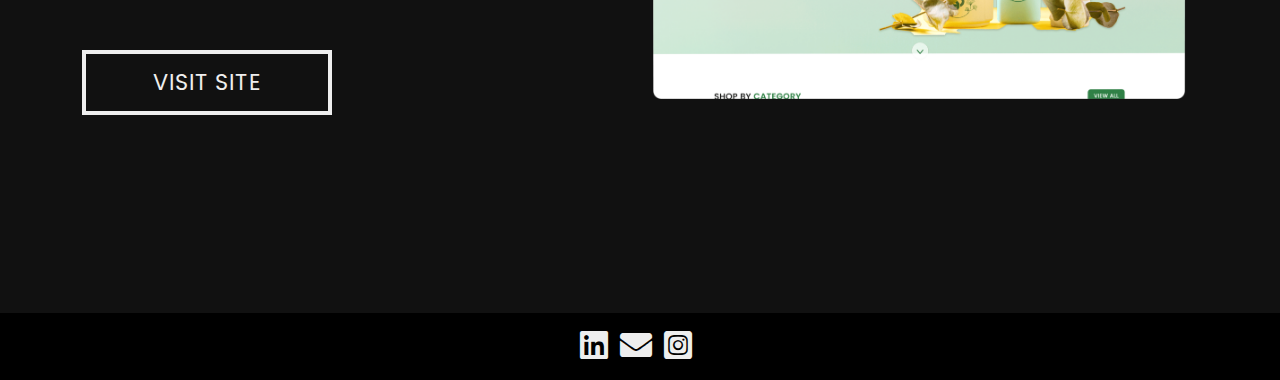
<file: portfolio.html>
<html lang="en">
  <head>
    <!-- Required meta tags -->
    <meta charset="utf-8" />
    <meta name="viewport" content="width=device-width, initial-scale=1" />

    <!-- Bootstrap CSS -->
    <link
      href="./dist/css/bootstrap.min.css"
      rel="stylesheet"
    />
    <link
      href="./dist/css/bootstrap.rtl.min.css.map"
      rel="stylesheet"
    />

    <!-- Dark Mode CSS -->
    <link rel="stylesheet" href="./css/dark-mode.css" />

    <!-- Mobile CSS -->
    <link rel="stylesheet" href="./css/mobile.css" />

    <!-- Fontawesome CSS -->
    <link
      href="https://cdnjs.cloudflare.com/ajax/libs/font-awesome/5.15.4/css/all.min.css"
      rel="stylesheet"
    />

    <!-- Custom CSS -->
    <link rel="stylesheet" href="./css/main.css" />

    <title>Pranay Ramani | UI/UX Designer</title>
  </head>

  <body>
    <!-- Navbar -->
    <nav class="navbar fixed-top py-3 navbar-expand-lg" style="background-color:black;">
      <div class="container">
        <a class="nav-brand text-white text-decoration-none ps-1" href="/"
          ><strong>PRANAY RAMANI</strong></a
        >
        <button
          class="navbar-toggler"
          type="button"
          data-bs-toggle="collapse"
          data-bs-target="#navbarNav"
          aria-controls="navbarNav"
          aria-expanded="false"
          aria-label="Toggle navigation"
        >
          <span class="navbar-toggler-icon"></span>
        </button>
        <div class="collapse navbar-collapse" id="navbarNav">
          <ul class="navbar-nav ms-auto mb-2 mb-lg-0">
            <li class="nav-item">
              <a
                class="nav-link text-white pe-3"
                aria-current="page"
                href="#intro-container"
                >About</a
              >
            </li>
            <li class="nav-item">
              <a class="nav-link text-white px-3" href="#projects">Portfolio</a>
            </li>
            <li class="nav-item">
              <a
                class="nav-link text-white px-3"
                href="https://bit.ly/2UxLRAr"
                target="_blank"
                >Resume</a
              >
            </li>
            <li class="nav-item">
              <a class="nav-link text-white ps-1" href="#contact">Get in Touch</a>
            </li>
          </ul>
        </div>
        <div class="dark-mode-btn ms-3">
          <input type="checkbox" class="checkbox" id="checkbox" />
          <label for="checkbox" class="checkbox-label">
            <i class="fas fa-moon"></i><i class="fas fa-sun"></i>

            <span class="ball"></span>
          </label>
        </div>
      </div>
    </nav>

    <div id="projects" class="container scroll-element mt-150">
        <div class="d-flex   align-items-center">
            <div class="image-feature" class="" style = "display: flex;flex-direction: row;justify-content: flex-start;align-items:center;">
                <img src="./images/featured-emoji.png" class="mx-3" alt="" style="width: 20%;">
                <div class="headline-text">Featured Projects</div>
            </div>
        </div>

        <div class="row breath">
          <div
            class="col-12 ps-0 col-md-6 d-flex justify-content-center align-items-center"
          >
            <div>
              <p class="mb-0">LEAD UI/UX DESIGNER</p>
              <p class="pe-5 company">
                <strong> Tata Institute Of Social Sciences</strong>
              </p>
              <p class="mb-5">
                Tata Institute of Social Sciences is a multi-campus public university in Mumbai, India. It is Asia's oldest institute for professional social work education
              </p>
              <a style="text-decoration: none; color: inherit" href="tissedu.html">
                <div
                  class="mb-5 d-inline-block work-btn-cs d-flex justify-content-center align-items-center"
                >
                  VIEW CASE STUDY
                </div>
              </a>
            </div>
          </div>
          <div class="-col-12 col-md-6 ps-pe-0">
            <img src="./images/tiss.png" alt="" class="img-fluid" />
          </div>
        </div>
        <div class="row breath">

          <div class="col-12 col-md-6 d-none d-md-block">
            <img src="./images/go_camel.png" alt="" class="img-fluid" />
          </div>
          <div class="col-md-1"></div>

          <div
          class="col-12 ps-0 col-md-5 d-flex justify-content-end align-items-center"
        >
          <div>
            <p class="mb-0 role">LEAD UI/UX DESIGNER</p>
            <p class="pe-5 company">
              <strong> GoCamle - The Camera Renting App</strong>
            </p>
            <p class="mb-5">
              GoCamle taps a market of filmmakers, photographers & users who want to rent a camera for any shoot.
            </p>
            <a href="./gocamel.html" style="text-decoration: none; color: inherit" href="#">
              <div
                class="mb-5 d-inline-block work-btn-cs d-flex justify-content-center align-items-center"
              >
                VIEW CASE STUDY
              </div>
            </a>
          </div>
        </div>

          <div class="col-12 col-md-6 ps-pe-0 d-block d-md-none">
            <img src="./images/go_camel.png" alt="" class="img-fluid" />
          </div>
        
        </div>
        <div class="row breath">
          <div
            class="col-12 ps-0 col-md-6 d-flex justify-content-center align-items-center"
          >
            <div>
              <p class="mb-0">UI/UX DESIGNER</p>
              <p class="pe-5 company">
                <strong>Aditya Birla Memorial Hospital</strong>
              </p>
              <p class="mb-5">
                I was tasked to revamp their existing website and make it more mobile responsive. Digital consultations were introduced.
              </p>
              <a style="text-decoration: none; color: inherit" href="#">
                <div
                  class="mb-5 d-inline-block work-btn-cs d-flex justify-content-center align-items-center"
                >
                  VIEW CASE STUDY
                </div>
              </a>
            </div>
          </div>
          <div class="-col-12 col-md-6 ps-pe-0">
            <img src="./images/Mask_Group_7@2x.png" alt="" class="img-fluid" />
          </div>
        </div>
        <div class="row breath">

          <div class="col-12 col-md-6 d-none d-md-block">
            <img src="./images/immunomate.png" alt="" class="img-fluid" />
          </div>
          <div class="col-md-1"></div>

          <div
          class="col-12 ps-0 col-md-5 d-flex justify-content-end align-items-center"
        >
          <div>
            <p class="mb-0 role">LEAD UI/UX DESIGNER</p>
            <p class="pe-5 company">
              <strong>Immunomate - Your Family Health Partner</strong>
            </p>
            <p class="mb-5">
              Immunomate is India's first preventive health care app which focuses on healthy living and prevention of you falling sick.It provides customized immunity paths for every individual.
            </p>
            <a style="text-decoration: none; color: inherit" href="#">
              <div
                class="mb-5 d-inline-block work-btn-cs d-flex justify-content-center align-items-center"
              >
                VIEW CASE STUDY
              </div>
            </a>
          </div>
        </div>

          <div class="col-12 col-md-6 ps-pe-0 d-block d-md-none">
            <img src="./images/immunomate.png" alt="" class="img-fluid" />
          </div>
        
        </div>

        <div class="row breath">
          <div
            class="col-12 ps-0 col-md-6 d-flex justify-content-center align-items-center"
          >
            <div>
              <p class="mb-0">UI/UX Designer</p>
              <p class="pe-5 company">
                <strong>EarthBased - Plant based products</strong>
              </p>
              <p class="mb-5">
                Earthbased is a platform which offers plant-based products. I was tasked to design their website as they entered e-commerce for the first time. 
              </p>
              <a style="text-decoration: none; color: inherit" href="#">
                <div
                  class="mb-5 d-inline-block work-btn-cs d-flex justify-content-center align-items-center"
                >
                  VISIT SITE
                </div>
              </a>
            </div>
          </div>
          <div class="-col-12 col-md-6 ps-pe-0">
            <img src="./images/ecom.png" alt="" class="img-fluid" />
          </div>
        </div>
      </div>

    <!-- Content -->


    <div class="text-center p-3"style="width:100%; background-color:black;">
        <div class="">
          <a
            href="https://www.linkedin.com/in/pranay-ramani/"
            target="_blank"
            ><i
              class="fab font-awe fa-linkedin me-2"
              style="font-size: 2rem; color: #eee"
              ></i
              ></a>
              
              <a href="mailto:ramanipranay@gmail.com"
              ><i
              class="fas font-awe fa-envelope me-2"
              style="font-size: 2rem; color: #eee"
              ></i
              ></a>
              
              <a href="https://www.instagram.com/pranay.ramani/" target="_blank"
              ><i
              class="fab font-awe fa-instagram-square me-2"
              style="font-size: 2rem; color: #eee"
            ></i
          ></a>
        </div>
      </div>
      <!-- Bootstrap Dark Mode JS -->
      <script src="./javascript/dark-mode-switch.min.js"></script>
      <script src = "./dist/js/bootstrap.bundle.min.js"></script>
      <script src = "./dist/js/bootstrap.bundle.min.js.map"></script>
  
      <!-- Bootstrap JS -->
      <script src="https://cdn.jsdelivr.net/npm/bootstrap@5.1.3/dist/js/bootstrap.bundle.min.js"></script>
    </body>
  </html>
</file>
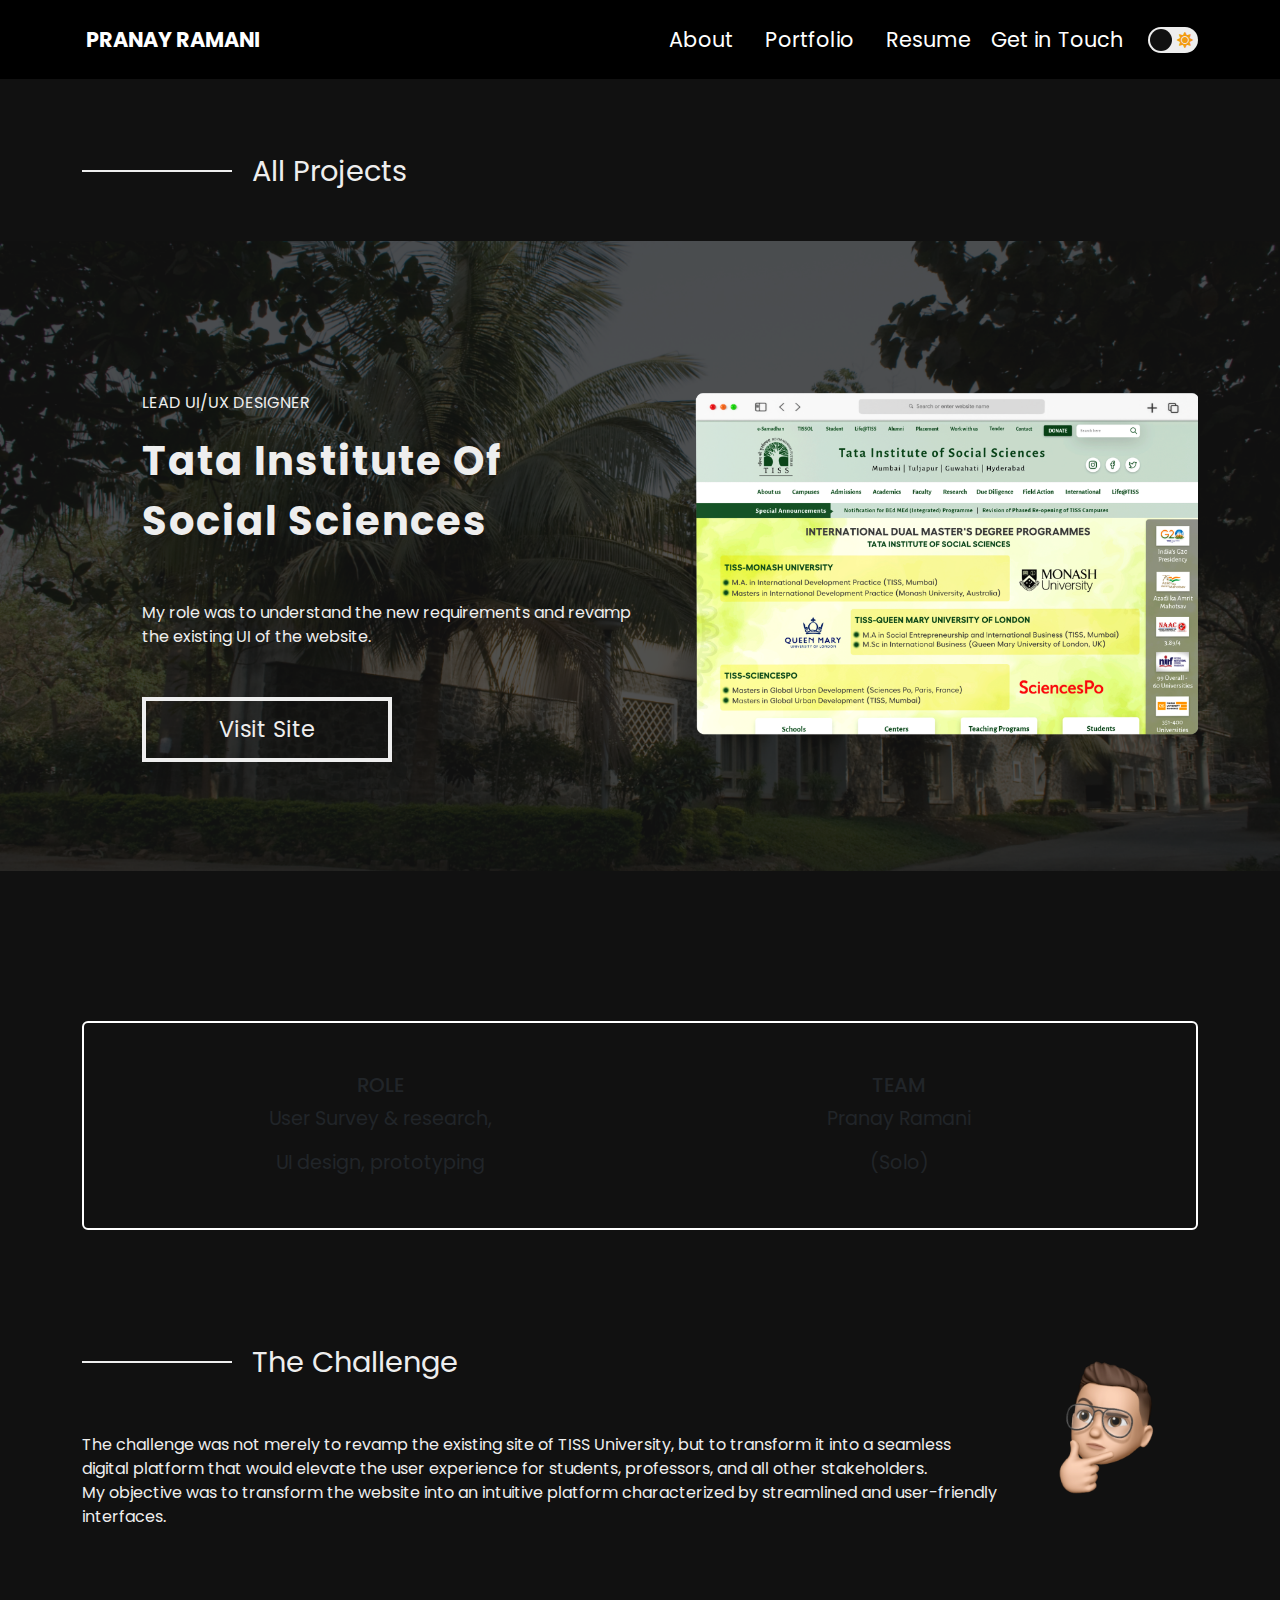
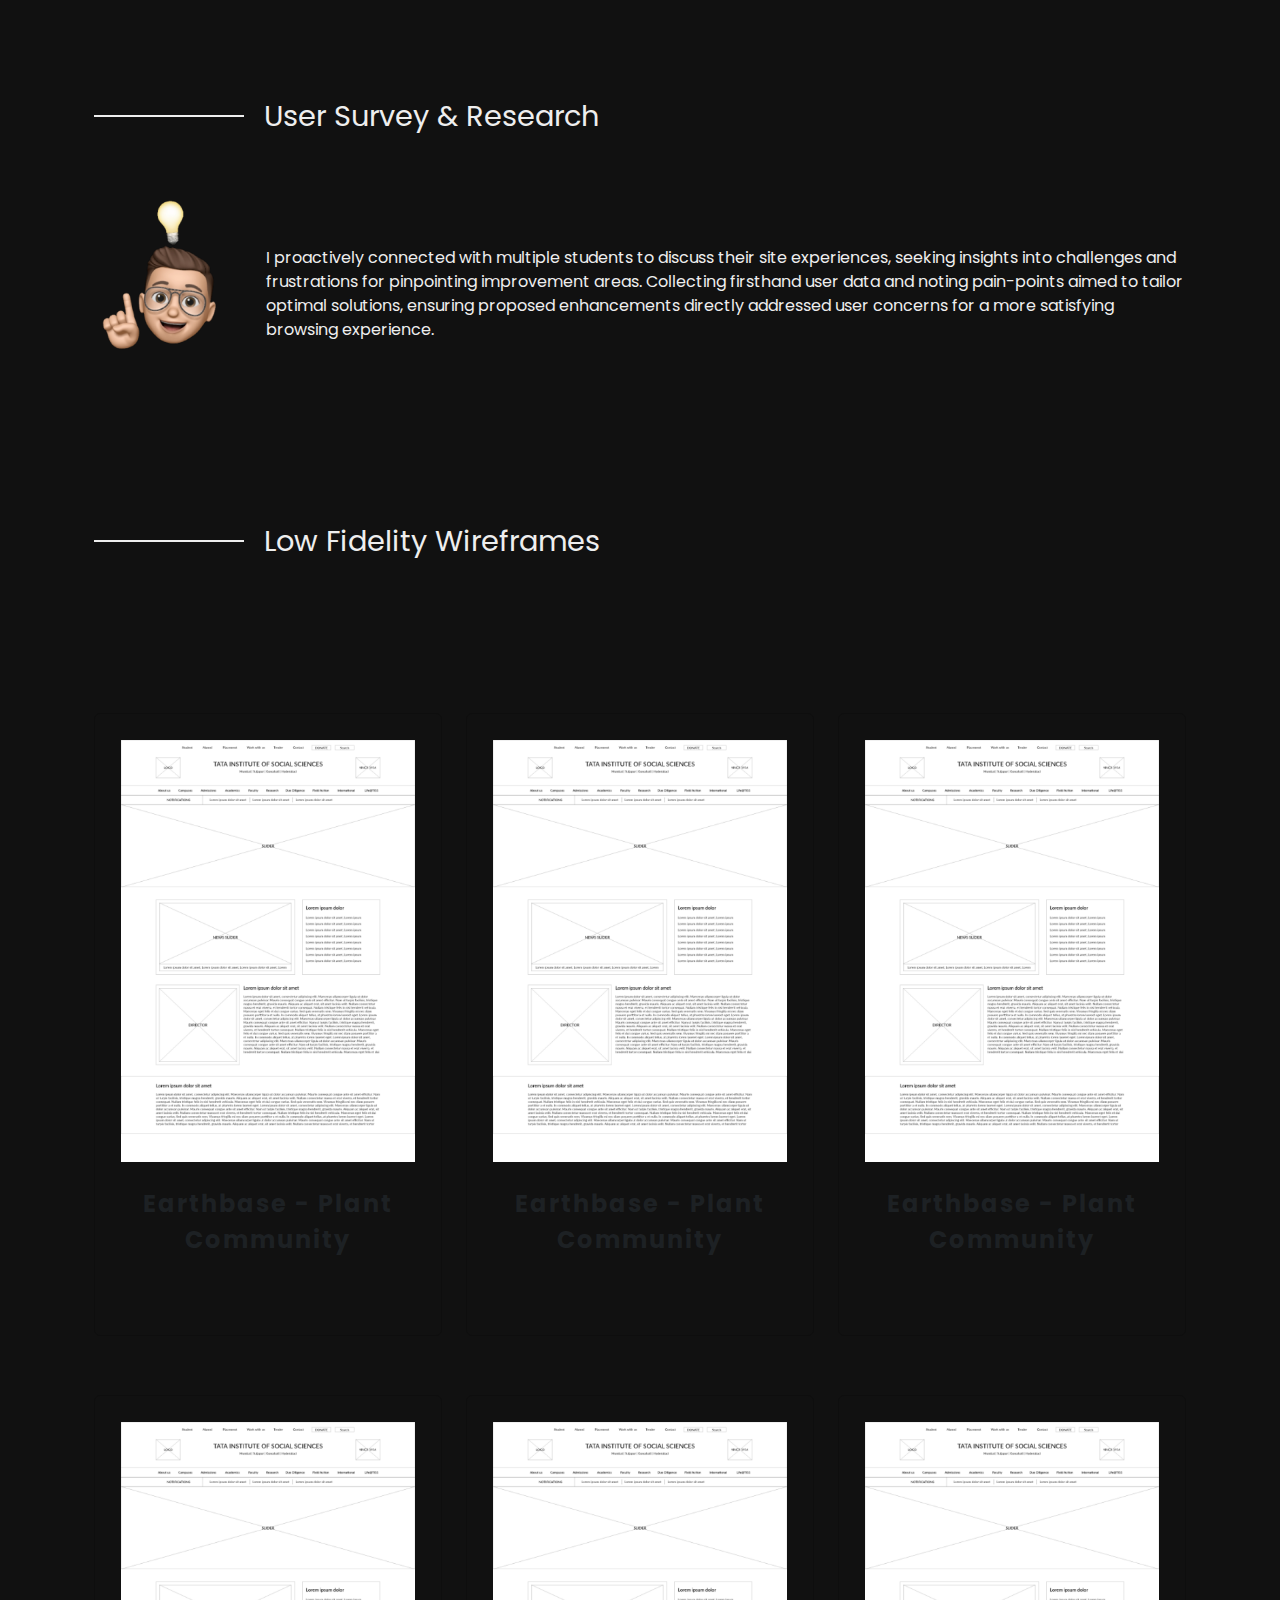
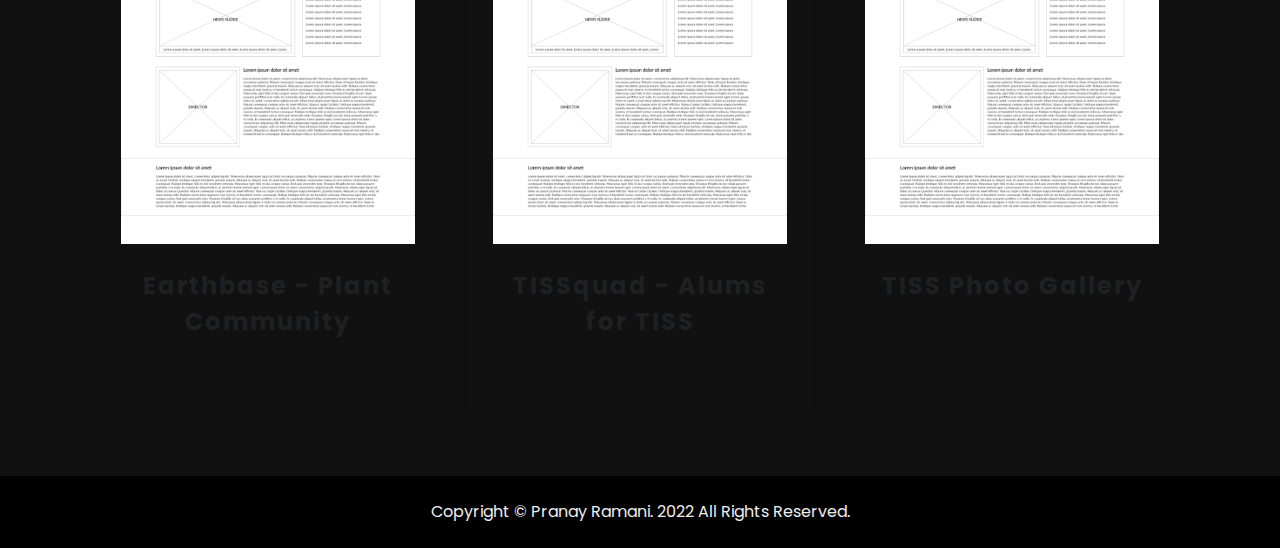
<file: tissedu.html>
<html lang="en">
  <head>
    <!-- Required meta tags -->
    <meta charset="utf-8" />
    <meta name="viewport" content="width=device-width, initial-scale=1" />

    <!-- Bootstrap CSS -->
    <link
      href="https://cdn.jsdelivr.net/npm/bootstrap@5.1.3/dist/css/bootstrap.min.css"
      rel="stylesheet"
    />
<style>
    .tiss_banner_page{
        width: 100%;
        background-color: beige;
        background-image: url('./images/TISS-BG.png');
        background-size: cover;
        height: 70vh;
        display: flex;
        flex-direction: row;
    }
    .tiss_textual_data{
        width: 100%;
        display: flex;
        flex-direction: row;
        /* background-color:coral; */
        height: 70vh;
    }
    .tiss_image_data{
        width: 100%;
        /* background-color: rgb(187, 138, 102); */
    }

    .tiss_image_data img{
      width: 100%;
    }
    .card {
      background: transparent;
      padding: 3%;
      font-size: larger;    
      margin-bottom: 10%;  
    }
</style>
    <!-- Dark Mode CSS -->
    <link rel="stylesheet" href="./css/dark-mode.css" />

    <!-- Mobile CSS -->
    <link rel="stylesheet" href="./css/mobile.css" />

    <!-- Fontawesome CSS -->
    <link
      href="https://cdnjs.cloudflare.com/ajax/libs/font-awesome/5.15.4/css/all.min.css"
      rel="stylesheet"
    />

    <!-- Custom CSS -->
    <link rel="stylesheet" href="./css/main.css" />

    <title>Pranay Ramani | UI/UX Designer</title>
  </head>

  <body>
    <!-- Navbar -->
    <nav class="navbar fixed-top py-3 navbar-expand-lg" style="background-color:black;">
      <div class="container">
        <a class="nav-brand text-white text-decoration-none ps-1" href="index.html"
          ><strong>PRANAY RAMANI</strong></a
        >
        <button
          class="navbar-toggler"
          type="button"
          data-bs-toggle="collapse"
          data-bs-target="#navbarNav"
          aria-controls="navbarNav"
          aria-expanded="false"
          aria-label="Toggle navigation"
        >
          <span class="navbar-toggler-icon"></span>
        </button>
        <div class="collapse navbar-collapse" id="navbarNav">
          <ul class="navbar-nav ms-auto mb-2 mb-lg-0">
            <li class="nav-item">
              <a
                class="nav-link text-white pe-3"
                aria-current="page"
                href="#intro-container"
                >About</a
              >
            </li>
            <li class="nav-item">
              <a class="nav-link text-white px-3" href="#projects">Portfolio</a>
            </li>
            <li class="nav-item">
              <a
                class="nav-link text-white px-3"
                href="https://bit.ly/2UxLRAr"
                target="_blank"
                >Resume</a
              >
            </li>
            <li class="nav-item">
              <a class="nav-link text-white ps-1" href="#contact">Get in Touch</a>
            </li>
          </ul>
        </div>
        <div class="dark-mode-btn ms-3">
          <input type="checkbox" class="checkbox" id="checkbox" />
          <label for="checkbox" class="checkbox-label">
            <i class="fas fa-moon"></i><i class="fas fa-sun"></i>

            <span class="ball"></span>
          </label>
        </div>
      </div>
    </nav>
    <div id="projects" class="container scroll-element mt-150">
          <a style="text-decoration: none; color: inherit" href="portfolio.html">
            <div class="d-flex">
              <div class="line-block"></div>
              <div class="headline-text mb-5">All Projects</div>
            </div>
            </a>
            </div>
            <div class="tiss_banner_page">
            <div id="projects" class="container scroll-element mt-150">
        <div class="tiss_textual_data">
            <div id="projects" class="container scroll-element mx-5">
              <p class="">LEAD UI/UX DESIGNER</p>
            <p class="pe-5 company">
              <strong> Tata Institute Of Social Sciences</strong>
            </p>
          </p>
          <p>My role was to understand the new requirements and revamp the existing UI of the website.</p>
          <a style="text-decoration: none; color: inherit" href="https://tiss.edu/">
          <div class="mb-5 mt-5 d-inline-block work-btn-cs d-flex justify-content-center align-items-center" >
                        Visit Site
                    </div>
                  </a>
                </div>
                <div class="tiss_image_data">
                  <img src="./images/TISS-Colour.png" alt="">
                </div>
              </div>
        </div>
        </div>
        <div id="projects" class="container scroll-element mt-150">
        <div class="row breath">
          <div class="card" style="border: 2px solid #fff;">
            <div class="card-body">
              <div class="row">
                <div class="col-md-6 text-center">
                  <h5 class="card-title">ROLE</h5>
                  <p class="card-text">User Survey & research,
                    </p>
                  <p class="card-text">UI design, prototyping</p>
                </div>
                <div class="col-md-6 text-center">
                  <h5 class="card-title">TEAM</h5>
                  <p class="card-text">Pranay Ramani</p>
                  <p class="card-text">(Solo)</p>
                </div>
              </div>
            </div>
          </div>
            <div
              class="col-12 ps-0 col-md-10 d-flex justify-content-center align-items-center" >
              <div>
                <div class="d-flex">
                    <div class="line-block"></div>
                    <div class="headline-text">The Challenge</div>
                  </div>
                
                  
                  <p class="mt-5">The challenge was not merely to revamp the existing site of TISS University, but to transform it into a seamless digital platform that would elevate the user experience for students, professors, and all other stakeholders.
<br>
                    My objective was to transform the website into an intuitive platform characterized by streamlined and user-friendly interfaces.</p>
              </div>
            </div>
            <div class="-col-12 col-md-2 ps-pe-0">
              <img src="./images/idea-challenge.png" alt="" class="img-fluid" width="100%" />
            </div>
          </div>
          <div class="row breath">
            
            
            <div class="d-flex">
              <div class="line-block"></div>
              <div class="headline-text">User Survey & Research</div>
            </div>
            <div class="  col-12 ps-0 col-md-12 mt-5 d-flex  justify-content-end  align-items-center survey"
            >

            <div class="col-12 col-md-2 d-md-block">
              <img src="./images/idea-survey.png" alt="" class="img-fluid" />
            </div>
            <p class="mt-5">I proactively connected with multiple students to discuss their site experiences, seeking insights into challenges and frustrations for pinpointing improvement areas. Collecting firsthand user data and noting pain-points aimed to tailor optimal solutions, ensuring proposed enhancements directly addressed user concerns for a more satisfying browsing experience.
            </p>
            <div>
              <br>
              
          </div>
          </div>
    
       
          
          </div>
         

          <div id="otherWork" class="container scroll-element">
            <div class="d-flex breath">
              <div class="line-block"></div>
              <div class="headline-text">Low Fidelity Wireframes</div>
            </div>
      
            <div class="row justify-content-between">
              <div class="col-12 col-md-4 mb-4">
                <div class="card">
                  <div class="card-body">
                    <a href="https://earthbased.store/" target="_blank">
                      <img src="./images/LOWFI-1.png" alt="" class="img-fluid" />
                    </a>
                    <br />
                    <p class="text-center company-small mt-3 mt-md-4">
                      <strong>Earthbase - Plant Community</strong>
                    </p>
                  </div>
                </div>
              </div>
              <div class="col-12 col-md-4 mb-4">
                <div class="card">
                  <div class="card-body">
                    <a href="https://earthbased.store/" target="_blank">
                      <img src="./images/LOWFI-1.png" alt="" class="img-fluid" />
                    </a>
                    <br />
                    <p class="text-center company-small mt-3 mt-md-4">
                      <strong>Earthbase - Plant Community</strong>
                    </p>
                  </div>
                </div>
              </div>
              <div class="col-12 col-md-4 mb-4">
                <div class="card">
                  <div class="card-body">
                    <a href="https://earthbased.store/" target="_blank">
                      <img src="./images/LOWFI-1.png" alt="" class="img-fluid" />
                    </a>
                    <br />
                    <p class="text-center company-small mt-3 mt-md-4">
                      <strong>Earthbase - Plant Community</strong>
                    </p>
                  </div>
                </div>
              </div>
              <div class="col-12 col-md-4 mb-4">
                <div class="card">
                  <div class="card-body">
                    <a href="https://earthbased.store/" target="_blank">
                      <img src="./images/LOWFI-1.png" alt="" class="img-fluid" />
                    </a>
                    <br />
                    <p class="text-center company-small mt-3 mt-md-4">
                      <strong>Earthbase - Plant Community</strong>
                    </p>
                  </div>
                </div>
              </div>
              <div class="col-12 col-md-4 mb-4">
                <div class="card">
                  <div class="card-body">
                    <a href="http://alum.tiss.edu/" target="_blank">
                      <img src="./images/LOWFI-1.png" alt="" class="img-fluid" />
                    </a>
                    <br />
                    <p class="text-center company-small mt-3 mt-md-4">
                      <strong>TISSquad - Alums for TISS</strong>
                    </p>
                  </div>
                </div>
              </div>
              <div class="col-12 col-md-4 mb-4">
                <div class="card">
                  <div class="card-body">
                    <a href="http://alum.tiss.edu/" target="_blank">
                      <img src="./images/LOWFI-1.png" alt="" class="img-fluid" />
                    </a>
                    <br />
                    <p class="text-center company-small mt-3 mt-md-4">
                      <strong>TISS Photo Gallery</strong>
                    </p>
                  </div>
                </div>
              </div>
            </div>

          </div>
      
    

    </div>
        
    <div class="text-center p-4"style="width:100%; background-color:black;">
        Copyright © Pranay Ramani. 2022 All Rights Reserved.
      </div>
</file>
<file: css/dark-mode.css>
/* Dark Mode Custom */
[data-theme="dark"] {
  background-color: #eee !important;
  color: #111;
}

[data-theme="dark"] .navbar {
  background-color: #eee !important;
}
[data-theme="dark"] .nav-link {
  color: #111 !important;
}
[data-theme="dark"] .nav-brand {
  color: #111 !important;
}

[data-theme="dark"] .checkbox-label {
  background-color: #111;
}
[data-theme="dark"] .checkbox-label .ball {
  background-color: #eee;
}

[data-theme="dark"] .navbar-toggler {
  border: 1px solid #111;
}
[data-theme="dark"] .navbar-toggler-icon {
  filter: invert(0);
}
[data-theme="dark"] .font-awe {
  color: #111 !important;
}
[data-theme="dark"] .font-awe {
  color: #111 !important;
}
[data-theme="dark"] .work-btn {
  border: 4px #111 solid;
  color: #111 !important;
  width: 300px;
  height: 65px;
  letter-spacing: 1.5px;
}
[data-theme="dark"] #intro:before {
  border-bottom: 5px solid #111;
}

[data-theme="dark"] .line-block {
  background-color: #111 !important;
  min-width: 150px;
  min-height: 2px;
  max-height: 2px;
  margin-top: 25px;
  margin-right: 20px;
}

[data-theme="dark"] .work-btn-cs {
  border: 4px #111 solid;
  width: 250px;
  height: 65px;
  letter-spacing: 1.5px;
}
</file>
<file: css/mobile.css>
@media screen and (max-width: 728px) {
  .nav-link {
    padding-left: 0px !important;
  }
  .tiss_textual_data{
   padding: 5%;
    flex-direction: column;
  }
  .scroll-element{
    margin-top: 5%;
  }
  .dark-mode-btn {
    position: absolute;
    top: 23px;
    right: 80px;
  }
  #intro-container {
    padding-top: 150px !important;
  }
  .intro-text {
    font-size: 2rem !important;
  }
  .about-text {
    font-size: 1rem !important;
    letter-spacing: 0.5px !important;
    line-height: 35px !important;
  }
  .work-btn {
    width: 250px !important;
    height: 45px !important;
    letter-spacing: 1.5px !important;
    font-size: 1rem !important;
  }
  #intro:before {
    width: 55% !important;
  }
  .line-block {
    background-color: #eee;
    min-width: 40px !important;
    min-height: 2px;
    max-height: 2px;
    margin-top: 16px !important;
    margin-right: 10px !important;
  }
  .headline-text {
    font-size: 1.5rem !important;
  }
  .survey{
    flex-direction: column-reverse ;
  }
  .breath {
    margin: 75px auto !important;
  }
  #projects {
    margin-top: 5px !important;
    margin-bottom: 5px !important;
  }
  .role {
    font-size: 1.4rem !important;
    letter-spacing: 1.25px;
    opacity: 80%;
    margin-bottom: 15px !important;
  }
  .company {
    font-size: 1.9rem !important;
    letter-spacing: 2px;
    margin-bottom: 30px !important;
  }
  .work-btn-cs {
    width: 250px !important;
    height: 45px !important;
    letter-spacing: 1.5px !important;
    font-size: 1rem !important;
  }
  .ps-pe-0 {
    padding-left: 0px !important;
    padding-right: 0px !important;
  }
  /* .go-camle {
    display: flex !important;
    flex-direction: column-reverse !important;
  } */
  .mail{
    font-size: 1.3rem !important;
  }
  .get-in-touch{
    font-size: 1.2rem !important;
  }
  .footer-text{
    font-size: 1rem !important;
  }
  .contact-text{
    font-size: 1rem !important;
  }
  .mb-sm-50{
    margin-bottom: 50px !important;
  }
  .mt-sm-100{
    margin-top: 100px !important;
  }
  .hide-m{
    display: none !important;
  }
}
</file>
<file: css/main.css>
/* Default font throughout website */

@import url("https://fonts.googleapis.com/css2?family=Poppins&display=swap");

* {
  font-family: "Poppins", sans-serif !important;
}

/* Body */
body {
  background-color: #111;
  margin-top: 72px;
  color: #eee;
}

/* Navbar */

.navbar {
  background-color: #111;
}
.nav-link {
  font-size: 1.3rem;
}
.nav-brand {
  font-size: 1.3rem;
}
.navbar-toggler-icon {
  background-image: url("data:image/svg+xml,%3csvg xmlns='http://www.w3.org/2000/svg' viewBox='0 0 30 30'%3e%3cpath stroke='rgba%280, 0, 0, 0.55%29' stroke-linecap='round' stroke-miterlimit='10' stroke-width='2' d='M4 7h22M4 15h22M4 23h22'/%3e%3c/svg%3e");
  filter: invert(1);
}
.navbar-toggler {
  border: 1px solid #eee;
}
.fas {
  font-family: "Font Awesome 5 Free" !important;
}
.fab {
  font-family: "Font Awesome 5 Brands" !important;
}

/* Dark Mode Toggle Button */

.checkbox {
  opacity: 0;
  position: absolute;
}

.checkbox-label {
  background-color: #eee;
  width: 50px;
  height: 26px;
  border-radius: 50px;
  position: relative;
  padding: 5px;
  cursor: pointer;
  display: flex;
  justify-content: space-between;
  align-items: center;
}

.fa-moon {
  color: #f1c40f;
}

.fa-sun {
  color: #f39c12;
}

.checkbox-label .ball {
  background-color: #111;
  width: 22px;
  height: 22px;
  position: absolute;
  left: 2px;
  top: 2px;
  border-radius: 50%;
  transition: transform 0.2s linear;
}

.checkbox:checked + .checkbox-label .ball {
  transform: translateX(24px);
}

/* Introduction Container */
#intro-container {
  display: flex;
  justify-content: center;
  align-items: center;
  /* min-width: 100%; */
  /* min-height: calc(100vh - 72px); */
  /* background-image: url("../images/image-3.png"); */
  /* background-repeat: no-repeat;
  background-size: cover; */
  /* filter: grayscale(100%); */
  height: 86vh;
}
#intro {
  position: relative;
  padding-bottom: 20px;
}
#intro:before {
  content: "";
  position: absolute;
  width: 41%;
  height: 1px;
  bottom: 0;
  top: 100%;
  border-bottom: 5px solid #eee;
}
.intro-text {
  font-size: 2.8rem;
  letter-spacing: 0.5px;
}
.about-text {
  font-size: 1.4rem;
  letter-spacing: 0.5px;
  line-height: 45px;
}

.work-btn {
  border: 4px white solid;
  width: 300px;
  height: 65px;
  letter-spacing: 1.5px;
  font-size: 1.4rem;
}
.work-btn-cs {
  border: 4px #eee solid;
  width: 250px;
  height: 65px;
  font-size: 1.4rem;
  letter-spacing: 0.5px;
}

.line-block {
  background-color: #eee;
  min-width: 150px;
  min-height: 2px;
  max-height: 2px;
  margin-top: 20px;
  margin-right: 20px;
}
.headline-text {
  font-size: 1.8rem;
}
.breath {
  margin: 150px auto;
}
.role {
  font-size: 1.563rem;
  letter-spacing: 1.25px;
  opacity: 80%;
}
.company {
  font-size: 2.5rem;
  letter-spacing: 2px;
  margin-bottom: 50px;
}

/* Utility Classes */
.mt-150 {
  margin-top: 150px;
}
.mb-50 {
  margin-bottom: 50px;
}
.mb-100 {
  margin-bottom: 100px;
}

.scroll-element {
  scroll-margin: 100px 0 0 0;
}

.footer-text {
  margin-top: 5rem;
  font-size: 1.4rem;
  letter-spacing: 1.25px;
  opacity: 80%;
}

.mail {
  font-size: 2.625rem;
  letter-spacing: 2px;
}
.contact-text {
  font-size: 1.875rem;
  letter-spacing: 2px;
  opacity: 80%;
}

.company-small {
  font-size: 1.5rem;
  letter-spacing: 2px;
  margin-bottom: 50px;
  opacity: 80%;
}
.get-in-touch{
  font-size: 1.563rem;
  letter-spacing: 1.25px;
  opacity: 80%;
}
</file>
